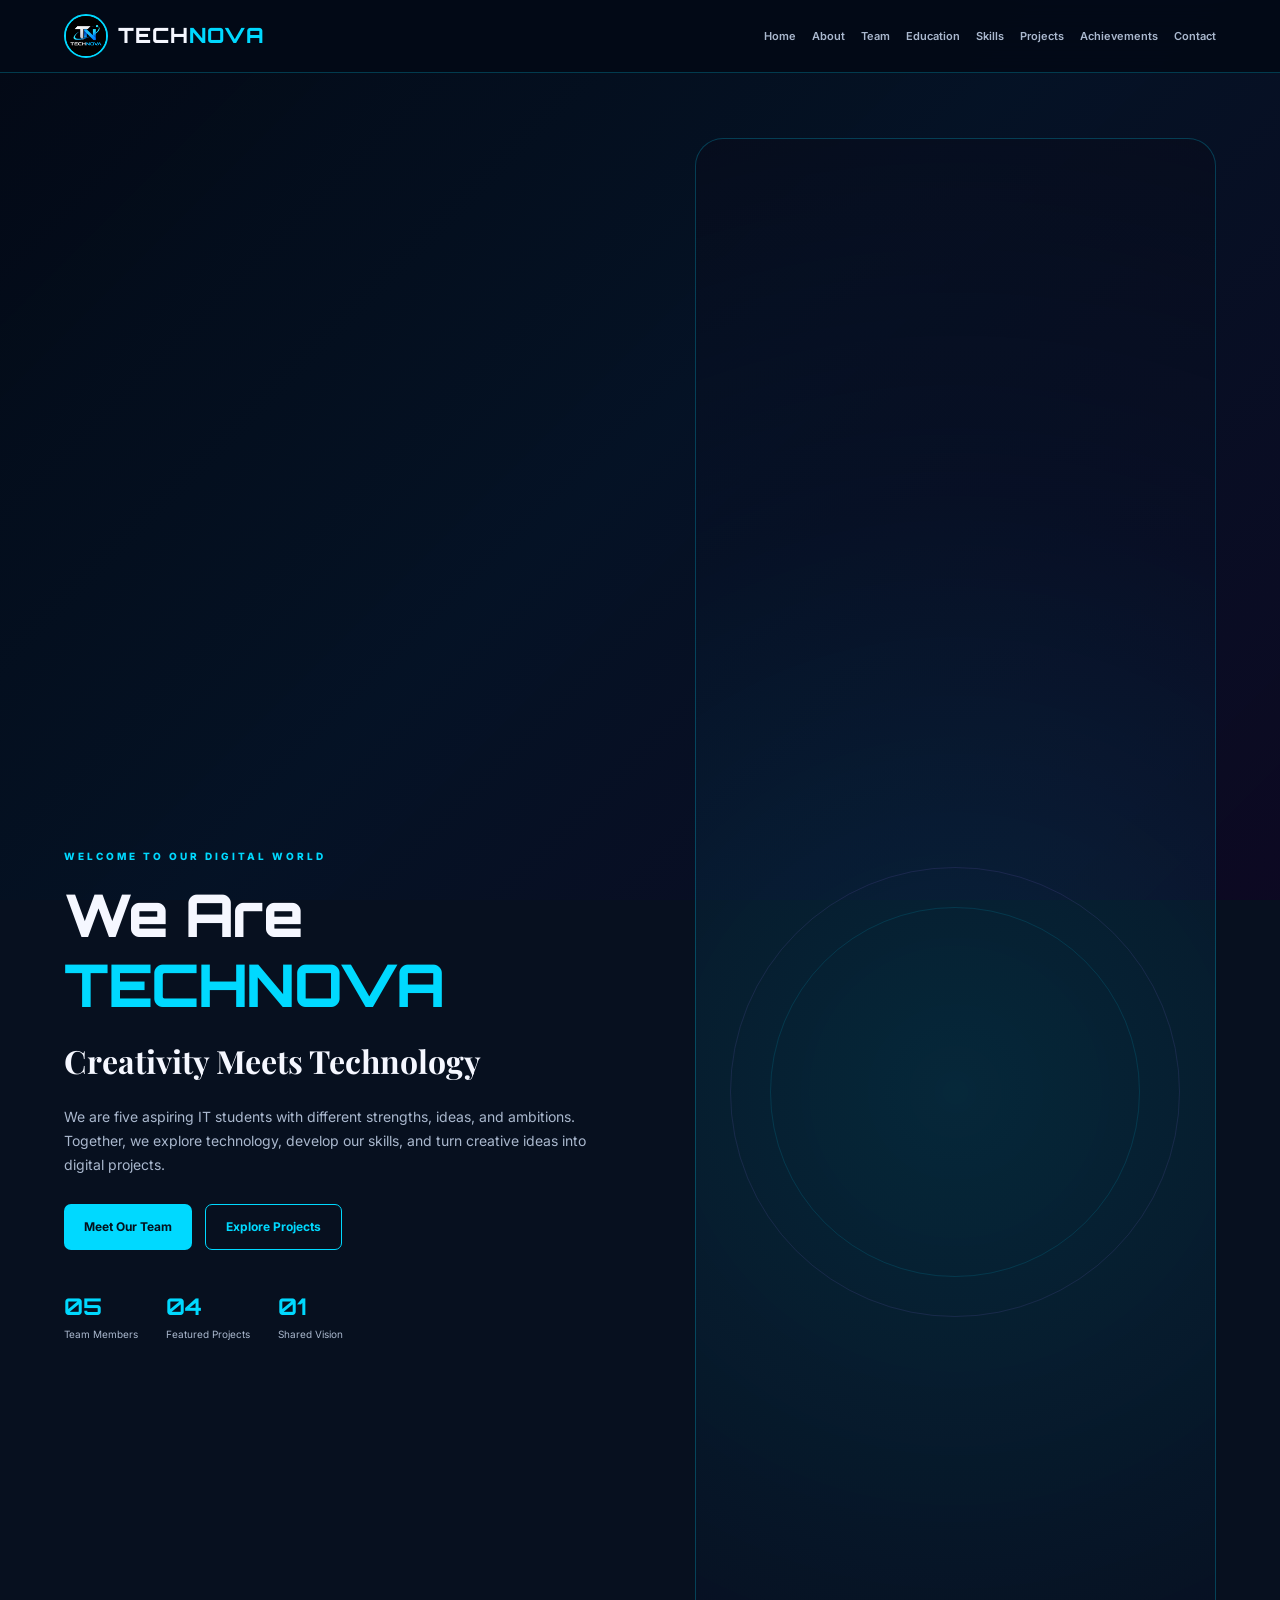
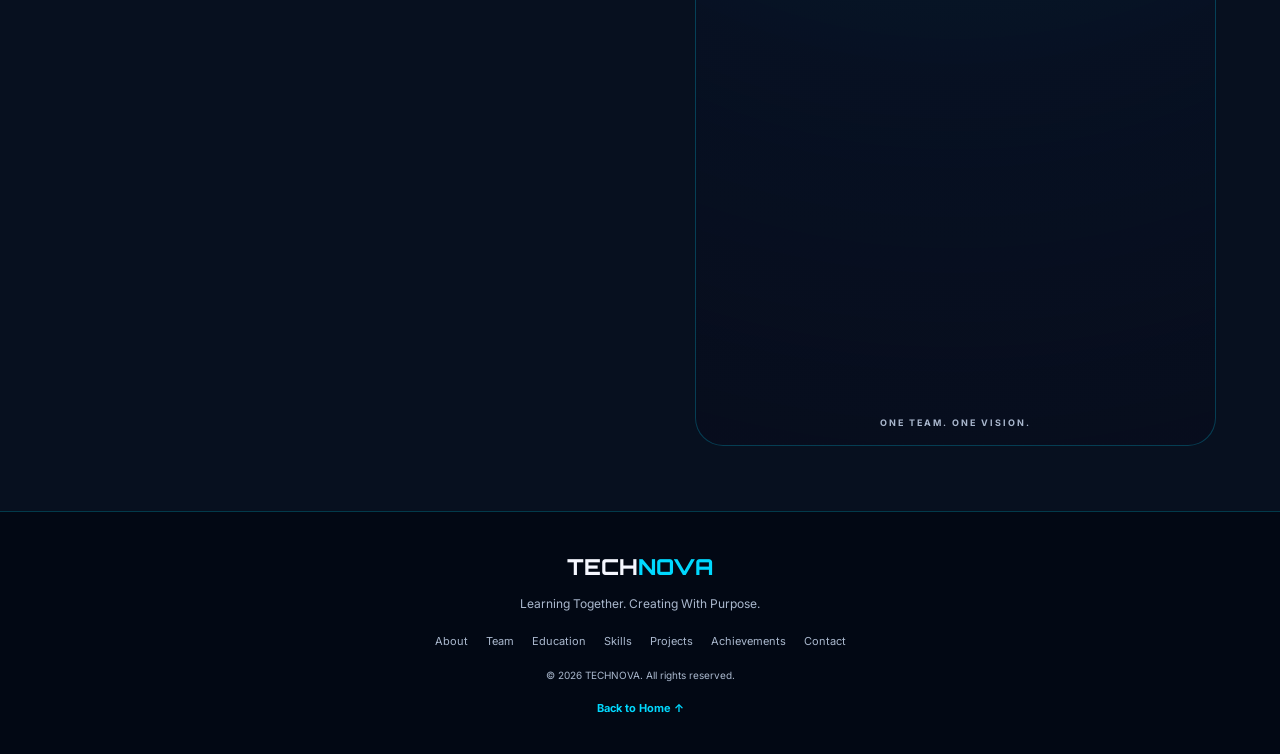
<file: index.html>
<!DOCTYPE html>
<html lang="en">
<head>
    <meta charset="UTF-8">
    <meta name="viewport" content="width=device-width, initial-scale=1.0">
    <title>TECHNOVA | Home</title>
    <link rel="stylesheet" href="style.css">
    <link href="https://fonts.googleapis.com/css2?family=Inter:wght@400;500;600;700&family=Orbitron:wght@500;600;700;800&family=Poppins:wght@400;500;600;700&family=Playfair+Display:wght@600;700&display=swap" rel="stylesheet">
</head>
<body>
    <video class="background-video" autoplay muted loop playsinline>
        <source src="assets/techvideo.mp4" type="video/mp4">
    </video>
    <div class="video-overlay"></div>

    <header class="navbar">
        <a href="index.html" class="brand">
            <img src="assets/technova.jpg" alt="TECHNOVA logo">
            <span>TECH<span class="accent">NOVA</span></span>
        </a>
        <nav>
            <a href="index.html" class="active" aria-current="page">Home</a>
            <a href="02_About.html">About</a>
            <a href="03_Team.html">Team</a>
            <a href="04_Education.html">Education</a>
            <a href="05_Skills.html">Skills</a>
            <a href="06_Projects.html">Projects</a>
            <a href="07_Achievements.html">Achievements</a>
            <a href="08_Contact.html">Contact</a>
        </nav>
    </header>
    <main class="single-page">
        <section class="section hero" id="home">
            <div class="hero-content">
                <p class="eyebrow">WELCOME TO OUR DIGITAL WORLD</p>
                <h1>We Are <span class="accent">TECHNOVA</span></h1>
                <h2>Creativity Meets Technology</h2>
                <p>
                    We are five aspiring IT students with different strengths,
                    ideas, and ambitions. Together, we explore technology,
                    develop our skills, and turn creative ideas into digital
                    projects.
                </p>
                <div class="hero-buttons">
                    <a href="03_Team.html" class="button primary-button">Meet Our Team</a>
                    <a href="06_Projects.html" class="button secondary-button">Explore Projects</a>
                </div>
                <div class="hero-statistics">
                    <div><strong>05</strong><span>Team Members</span></div>
                    <div><strong>04</strong><span>Featured Projects</span></div>
                    <div><strong>01</strong><span>Shared Vision</span></div>
                </div>
            </div>

            <div class="hero-people">
                <div class="portrait-orbit orbit-one"></div>
                <div class="portrait-orbit orbit-two"></div>
                <div class="portrait-slider">
                    <article class="portrait-slide">
                        <div class="portrait-ring">
                            <img src="assets/ravien.jpg" alt="Ravien Xian S. Villamil">
                        </div>
                        <span class="portrait-number">01 / 05</span>
                        <h3>Ravien Xian S. Villamil</h3>
                        <p>Logical Thinker · Student Developer</p>
                    </article>

                    <article class="portrait-slide">
                        <div class="portrait-ring">
                            <img src="assets/bea.jpg" alt="Bea G. Tadije">
                        </div>
                        <span class="portrait-number">02 / 05</span>
                        <h3>Bea G. Tadije</h3>
                        <p>Creative Collaborator</p>
                    </article>

                    <article class="portrait-slide">
                        <div class="portrait-ring">
                            <img src="assets/allah.jpg" alt="Allah Jester F. Tacbas">
                        </div>
                        <span class="portrait-number">03 / 05</span>
                        <h3>Allah Jester F. Tacbas</h3>
                        <p>Adaptable Problem-Solver</p>
                    </article>

                    <article class="portrait-slide">
                        <div class="portrait-ring">
                            <img src="assets/jolina.jpg" alt="Jolina B. Miñoza">
                        </div>
                        <span class="portrait-number">04 / 05</span>
                        <h3>Jolina B. Miñoza</h3>
                        <p>Creative and Detail-Oriented</p>
                    </article>

                    <article class="portrait-slide">
                        <div class="portrait-ring">
                            <img src="assets/jhon.jpg" alt="Jhon Carl L. Repoyo">
                        </div>
                        <span class="portrait-number">05 / 05</span>
                        <h3>Jhon Carl L. Repoyo</h3>
                        <p>Critical Thinker · Team Player</p>
                    </article>
                </div>
                <div class="hero-caption">ONE TEAM. ONE VISION.</div>
            </div>
        </section>
    </main>
    <footer class="footer">
        <a href="index.html" class="footer-brand">TECH<span class="accent">NOVA</span></a>
        <p>Learning Together. Creating With Purpose.</p>
        <div class="footer-links"><a href="02_About.html">About</a><a href="03_Team.html">Team</a><a href="04_Education.html">Education</a><a href="05_Skills.html">Skills</a><a href="06_Projects.html">Projects</a><a href="07_Achievements.html">Achievements</a><a href="08_Contact.html">Contact</a></div>
        <p class="copyright">© 2026 TECHNOVA. All rights reserved.</p>
        <a href="index.html" class="back-to-top">Back to Home ↑</a>
    </footer>
</body>
</html>
</file>
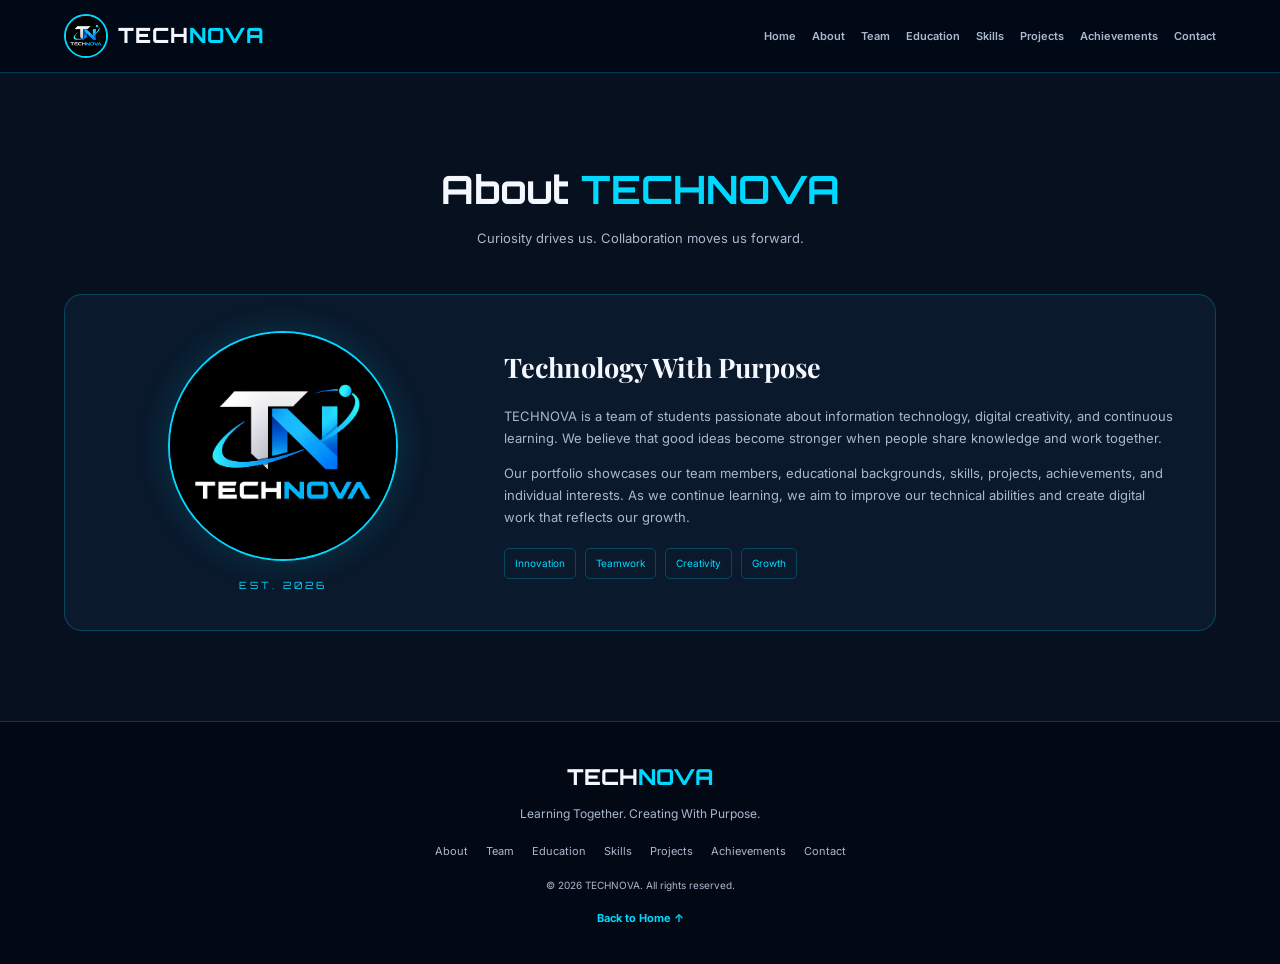
<file: 02_About.html>
<!DOCTYPE html>
<html lang="en">
<head>
    <meta charset="UTF-8">
    <meta name="viewport" content="width=device-width, initial-scale=1.0">
    <title>TECHNOVA | About</title>
    <link rel="stylesheet" href="style.css">
    <link href="https://fonts.googleapis.com/css2?family=Inter:wght@400;500;600;700&family=Orbitron:wght@500;600;700;800&family=Poppins:wght@400;500;600;700&family=Playfair+Display:wght@600;700&display=swap" rel="stylesheet">
</head>
<body>

    <header class="navbar">
        <a href="index.html" class="brand">
            <img src="assets/technova.jpg" alt="TECHNOVA logo">
            <span>TECH<span class="accent">NOVA</span></span>
        </a>
        <nav>
            <a href="index.html">Home</a>
            <a href="02_About.html" class="active" aria-current="page">About</a>
            <a href="03_Team.html">Team</a>
            <a href="04_Education.html">Education</a>
            <a href="05_Skills.html">Skills</a>
            <a href="06_Projects.html">Projects</a>
            <a href="07_Achievements.html">Achievements</a>
            <a href="08_Contact.html">Contact</a>
        </nav>
    </header>
    <main class="single-page">
        <section class="section" id="about">
            <div class="section-heading">
                <h2>About <span class="accent">TECHNOVA</span></h2>
                <p>Curiosity drives us. Collaboration moves us forward.</p>
            </div>

            <div class="about-layout">
                <div class="about-emblem">
                    <img src="assets/technova.jpg" alt="TECHNOVA team emblem">
                    <span>EST. 2026</span>
                </div>
                <div class="about-copy">
                    <h3>Technology With Purpose</h3>
                    <p>
                        TECHNOVA is a team of students passionate about
                        information technology, digital creativity, and
                        continuous learning. We believe that good ideas become
                        stronger when people share knowledge and work together.
                    </p>
                    <p>
                        Our portfolio showcases our team members, educational
                        backgrounds, skills, projects, achievements, and
                        individual interests. As we continue learning, we aim
                        to improve our technical abilities and create digital
                        work that reflects our growth.
                    </p>
                    <div class="about-values">
                        <span>Innovation</span>
                        <span>Teamwork</span>
                        <span>Creativity</span>
                        <span>Growth</span>
                    </div>
                </div>
            </div>
        </section>
    </main>
    <footer class="footer">
        <a href="index.html" class="footer-brand">TECH<span class="accent">NOVA</span></a>
        <p>Learning Together. Creating With Purpose.</p>
        <div class="footer-links"><a href="02_About.html">About</a><a href="03_Team.html">Team</a><a href="04_Education.html">Education</a><a href="05_Skills.html">Skills</a><a href="06_Projects.html">Projects</a><a href="07_Achievements.html">Achievements</a><a href="08_Contact.html">Contact</a></div>
        <p class="copyright">© 2026 TECHNOVA. All rights reserved.</p>
        <a href="index.html" class="back-to-top">Back to Home ↑</a>
    </footer>
</body>
</html>
</file>
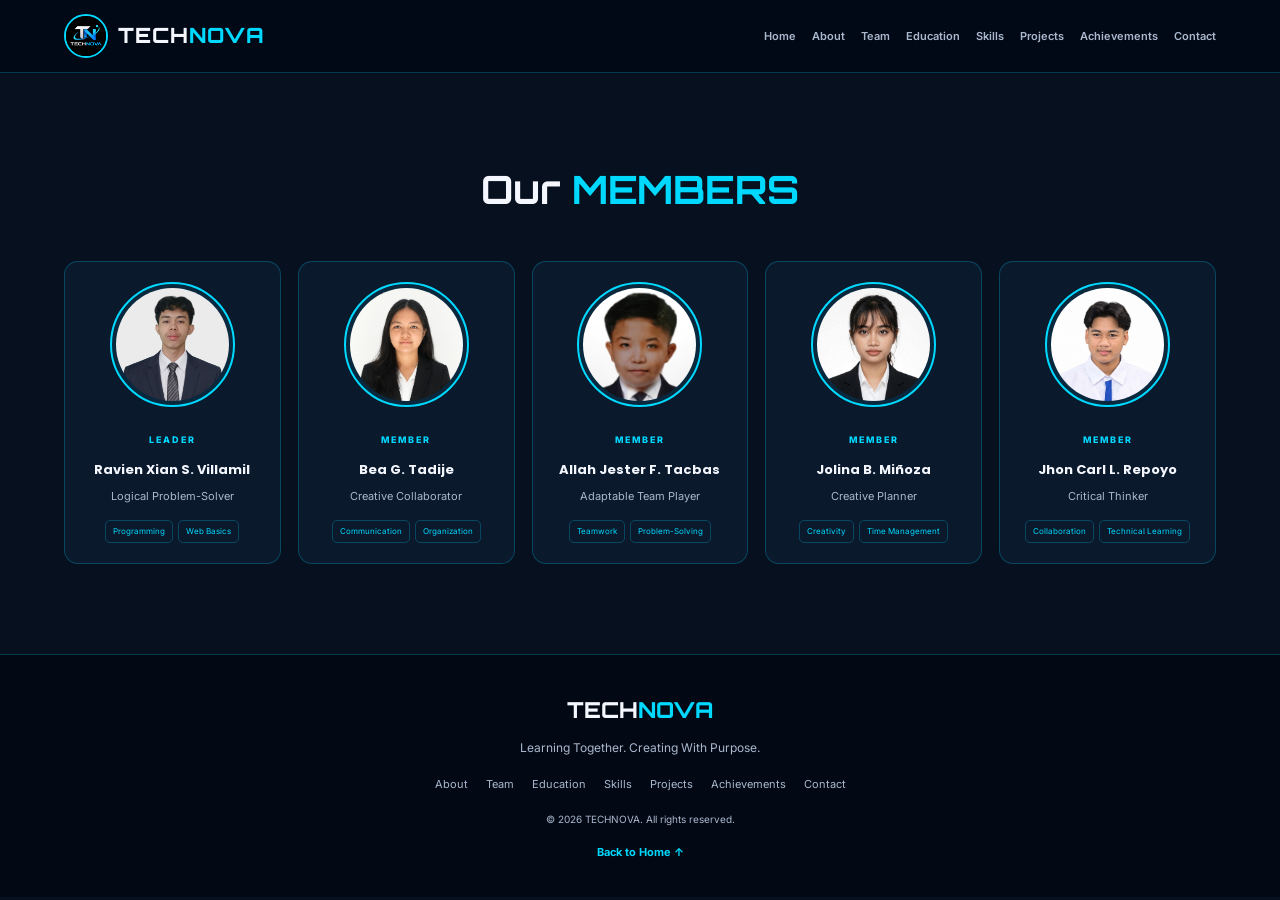
<file: 03_Team.html>
<!DOCTYPE html>
<html lang="en">
<head>
    <meta charset="UTF-8">
    <meta name="viewport" content="width=device-width, initial-scale=1.0">
    <title>TECHNOVA | Team</title>
    <link rel="stylesheet" href="style.css">
    <link href="https://fonts.googleapis.com/css2?family=Inter:wght@400;500;600;700&family=Orbitron:wght@500;600;700;800&family=Poppins:wght@400;500;600;700&family=Playfair+Display:wght@600;700&display=swap" rel="stylesheet">
</head>
<body>

    <header class="navbar">
        <a href="index.html" class="brand">
            <img src="assets/technova.jpg" alt="TECHNOVA logo">
            <span>TECH<span class="accent">NOVA</span></span>
        </a>
        <nav>
            <a href="index.html">Home</a>
            <a href="02_About.html">About</a>
            <a href="03_Team.html" class="active" aria-current="page">Team</a>
            <a href="04_Education.html">Education</a>
            <a href="05_Skills.html">Skills</a>
            <a href="06_Projects.html">Projects</a>
            <a href="07_Achievements.html">Achievements</a>
            <a href="08_Contact.html">Contact</a>
        </nav>
    </header>
    <main class="single-page">
        <section class="section" id="team">
            <div class="section-heading">
                <h2>Our <span class="accent">MEMBERS</span></h2>
            </div>

            <div class="team-grid">
                <article class="team-card">
                    <div class="team-photo"><img src="assets/ravien.jpg" alt="Ravien Xian S. Villamil"></div>
                    <span class="member-label">LEADER</span>
                    <h3>Ravien Xian S. Villamil</h3>
                    <p>Logical Problem-Solver</p>
                    <div class="team-tags"><span>Programming</span><span>Web Basics</span></div>
                </article>

                <article class="team-card">
                    <div class="team-photo"><img src="assets/bea.jpg" alt="Bea G. Tadije"></div>
                    <span class="member-label">MEMBER</span>
                    <h3>Bea G. Tadije</h3>
                    <p>Creative Collaborator</p>
                    <div class="team-tags"><span>Communication</span><span>Organization</span></div>
                </article>

                <article class="team-card">
                    <div class="team-photo"><img src="assets/allah.jpg" alt="Allah Jester F. Tacbas"></div>
                    <span class="member-label">MEMBER</span>
                    <h3>Allah Jester F. Tacbas</h3>
                    <p>Adaptable Team Player</p>
                    <div class="team-tags"><span>Teamwork</span><span>Problem-Solving</span></div>
                </article>

                <article class="team-card">
                    <div class="team-photo"><img src="assets/jolina.jpg" alt="Jolina B. Miñoza"></div>
                    <span class="member-label">MEMBER</span>
                    <h3>Jolina B. Miñoza</h3>
                    <p>Creative Planner</p>
                    <div class="team-tags"><span>Creativity</span><span>Time Management</span></div>
                </article>

                <article class="team-card">
                    <div class="team-photo"><img src="assets/jhon.jpg" alt="Jhon Carl L. Repoyo"></div>
                    <span class="member-label">MEMBER</span>
                    <h3>Jhon Carl L. Repoyo</h3>
                    <p>Critical Thinker</p>
                    <div class="team-tags"><span>Collaboration</span><span>Technical Learning</span></div>
                </article>
            </div>
        </section>
    </main>
    <footer class="footer">
        <a href="index.html" class="footer-brand">TECH<span class="accent">NOVA</span></a>
        <p>Learning Together. Creating With Purpose.</p>
        <div class="footer-links"><a href="02_About.html">About</a><a href="03_Team.html">Team</a><a href="04_Education.html">Education</a><a href="05_Skills.html">Skills</a><a href="06_Projects.html">Projects</a><a href="07_Achievements.html">Achievements</a><a href="08_Contact.html">Contact</a></div>
        <p class="copyright">© 2026 TECHNOVA. All rights reserved.</p>
        <a href="index.html" class="back-to-top">Back to Home ↑</a>
    </footer>
</body>
</html>
</file>
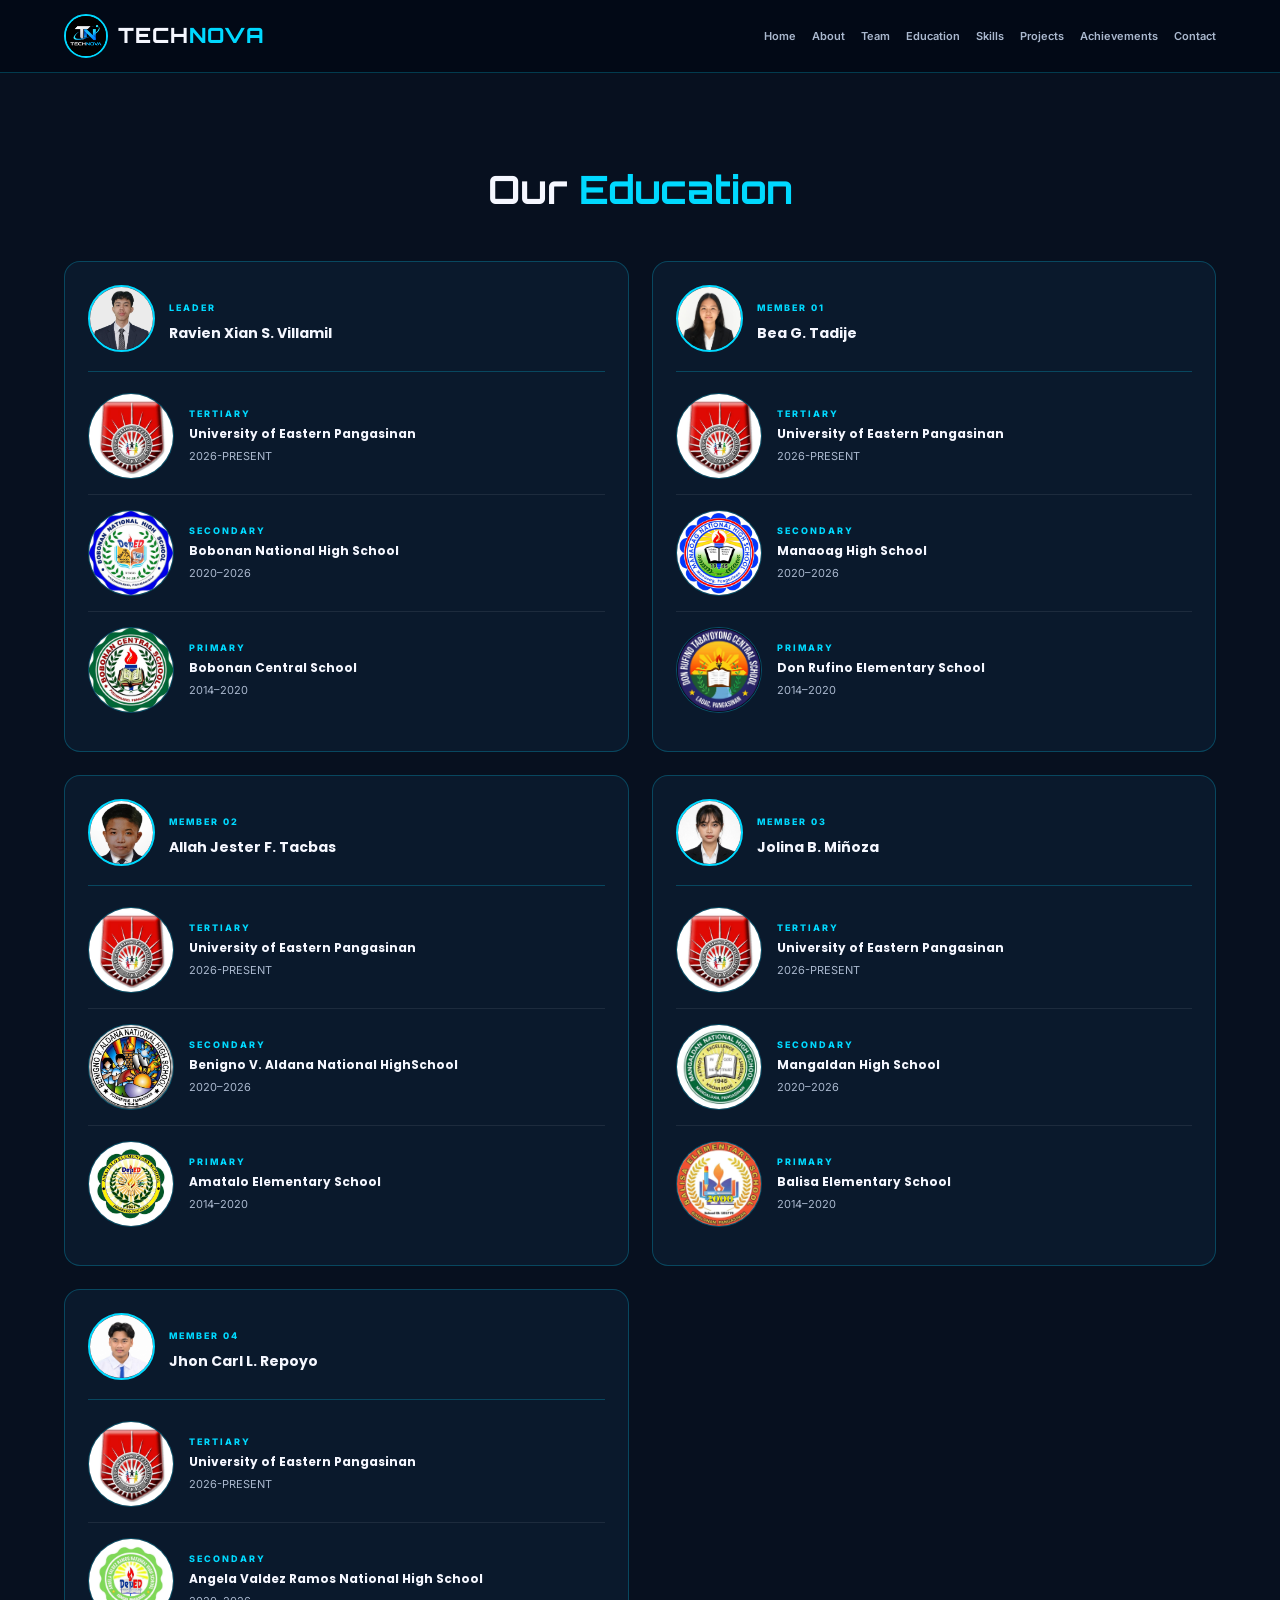
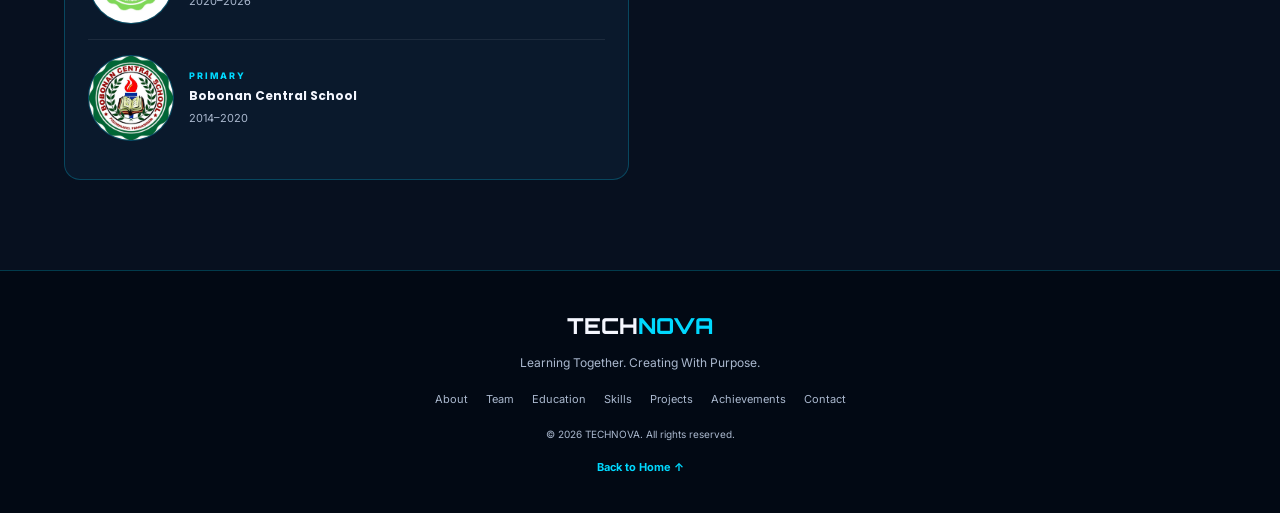
<file: 04_Education.html>
<!DOCTYPE html>
<html lang="en">
<head>
    <meta charset="UTF-8">
    <meta name="viewport" content="width=device-width, initial-scale=1.0">
    <title>TECHNOVA | Education</title>
    <link rel="stylesheet" href="style.css">
    <link href="https://fonts.googleapis.com/css2?family=Inter:wght@400;500;600;700&family=Orbitron:wght@500;600;700;800&family=Poppins:wght@400;500;600;700&family=Playfair+Display:wght@600;700&display=swap" rel="stylesheet">
</head>
<body>

    <header class="navbar">
        <a href="index.html" class="brand">
            <img src="assets/technova.jpg" alt="TECHNOVA logo">
            <span>TECH<span class="accent">NOVA</span></span>
        </a>
        <nav>
            <a href="index.html">Home</a>
            <a href="02_About.html">About</a>
            <a href="03_Team.html">Team</a>
            <a href="04_Education.html" class="active" aria-current="page">Education</a>
            <a href="05_Skills.html">Skills</a>
            <a href="06_Projects.html">Projects</a>
            <a href="07_Achievements.html">Achievements</a>
            <a href="08_Contact.html">Contact</a>
        </nav>
    </header>
    <main class="single-page">
        <section class="section" id="education">
            <div class="section-heading">
                <h2>Our <span class="accent">Education</span></h2>
            </div>

            <div class="education-grid">
                <article class="education-card">
                    <div class="education-person">
                        <img class="education-person-photo" src="assets/ravien.jpg" alt="Ravien Xian S. Villamil">
                        <div><span class="member-label">LEADER</span><h3>Ravien Xian S. Villamil</h3></div>
                    </div>
                    <div class="school-row">
                        <img src="assets/uep.jpg" alt="University of Eastern Pangasinan school image" class="school-logo">
                        <div><span class="education-level">TERTIARY</span><h4>University of Eastern Pangasinan</h4><p>2026-PRESENT</p></div>
                    </div>
                    <div class="school-row">
                        <img src="assets/bobonan.jpg" alt="Bobonan National High School image" class="school-logo">
                        <div><span class="education-level">SECONDARY</span><h4>Bobonan National High School</h4><p>2020–2026</p></div>
                    </div>
                    <div class="school-row">
                        <img src="assets/bobonanelem.jpg" alt="Bobonan Elementary School image" class="school-logo">
                        <div><span class="education-level">PRIMARY</span><h4>Bobonan Central School</h4><p>2014–2020</p></div>
                    </div>
                </article>

                <article class="education-card">
                    <div class="education-person">
                        <img class="education-person-photo" src="assets/bea.jpg" alt="Bea G. Tadije">
                        <div><span class="member-label">MEMBER 01</span><h3>Bea G. Tadije</h3></div>
                    </div>
                    <div class="school-row">
                        <img src="assets/uep.jpg" alt="University of Eastern Pangasinan school image" class="school-logo">
                        <div><span class="education-level">TERTIARY</span><h4>University of Eastern Pangasinan</h4><p>2026-PRESENT</p></div>
                    </div>
                    <div class="school-row">
                        <img src="assets/manaoag.jpg" alt="Manaoag High School image" class="school-logo">
                        <div><span class="education-level">SECONDARY</span><h4>Manaoag High School</h4><p>2020–2026</p></div>
                    </div>
                    <div class="school-row">
                        <img src="assets/donrufino.jpg" alt="Don Rufino Elementary School image" class="school-logo">
                        <div><span class="education-level">PRIMARY</span><h4>Don Rufino Elementary School</h4><p>2014–2020</p></div>
                    </div>
                </article>

                <article class="education-card">
                    <div class="education-person">
                        <img class="education-person-photo" src="assets/allah.jpg" alt="Allah Jester F. Tacbas">
                        <div><span class="member-label">MEMBER 02</span><h3>Allah Jester F. Tacbas</h3></div>
                    </div>
                    <div class="school-row">
                        <img src="assets/uep.jpg" alt="University of Eastern Pangasinan school image" class="school-logo">
                        <div><span class="education-level">TERTIARY</span><h4>University of Eastern Pangasinan</h4><p>2026-PRESENT</p></div>
                    </div>
                    <div class="school-row">
                        <img src="assets/bvanhs.jpg" alt="BVANHS school image" class="school-logo">
                        <div><span class="education-level">SECONDARY</span><h4>Benigno V. Aldana National HighSchool</h4><p>2020–2026</p></div>
                    </div>
                    <div class="school-row">
                        <img src="assets/amatalo.jpg" alt="Amatalo Elementary School image" class="school-logo">
                        <div><span class="education-level">PRIMARY</span><h4>Amatalo Elementary School</h4><p>2014–2020</p></div>
                    </div>
                </article>

                <article class="education-card">
                    <div class="education-person">
                        <img class="education-person-photo" src="assets/jolina.jpg" alt="Jolina B. Miñoza">
                        <div><span class="member-label">MEMBER 03</span><h3>Jolina B. Miñoza</h3></div>
                    </div>
                    <div class="school-row">
                        <img src="assets/uep.jpg" alt="University of Eastern Pangasinan school image" class="school-logo">
                        <div><span class="education-level">TERTIARY</span><h4>University of Eastern Pangasinan</h4><p>2026-PRESENT</p></div>
                    </div>
                    <div class="school-row">
                        <img src="assets/mangaldan.jpg" alt="Mangaldan High School image" class="school-logo">
                        <div><span class="education-level">SECONDARY</span><h4>Mangaldan High School</h4><p>2020–2026</p></div>
                    </div>
                    <div class="school-row">
                        <img src="assets/balisa.jpg" alt="Balisa Elementary School image" class="school-logo">
                        <div><span class="education-level">PRIMARY</span><h4>Balisa Elementary School</h4><p>2014–2020</p></div>
                    </div>
                </article>

                <article class="education-card">
                    <div class="education-person">
                        <img class="education-person-photo" src="assets/jhon.jpg" alt="Jhon Carl L. Repoyo">
                        <div><span class="member-label">MEMBER 04</span><h3>Jhon Carl L. Repoyo</h3></div>
                    </div>
                    <div class="school-row">
                        <img src="assets/uep.jpg" alt="University of Eastern Pangasinan school image" class="school-logo">
                        <div><span class="education-level">TERTIARY</span><h4>University of Eastern Pangasinan</h4><p>2026-PRESENT</p></div>
                    </div>
                    <div class="school-row">
                        <img src="assets/avr.jpg" alt="AVRNHS school image" class="school-logo">
                        <div><span class="education-level">SECONDARY</span><h4>Angela Valdez Ramos National High School</h4><p>2020–2026</p></div>
                    </div>
                    <div class="school-row">
                        <img src="assets/bobonanelem.jpg" alt="Bobonan Elementary School image" class="school-logo">
                        <div><span class="education-level">PRIMARY</span><h4>Bobonan Central School</h4><p>2014–2020</p></div>
                    </div>
                </article>
            </div>
        </section>
    </main>
    <footer class="footer">
        <a href="index.html" class="footer-brand">TECH<span class="accent">NOVA</span></a>
        <p>Learning Together. Creating With Purpose.</p>
        <div class="footer-links"><a href="02_About.html">About</a><a href="03_Team.html">Team</a><a href="04_Education.html">Education</a><a href="05_Skills.html">Skills</a><a href="06_Projects.html">Projects</a><a href="07_Achievements.html">Achievements</a><a href="08_Contact.html">Contact</a></div>
        <p class="copyright">© 2026 TECHNOVA. All rights reserved.</p>
        <a href="index.html" class="back-to-top">Back to Home ↑</a>
    </footer>
</body>
</html>
</file>
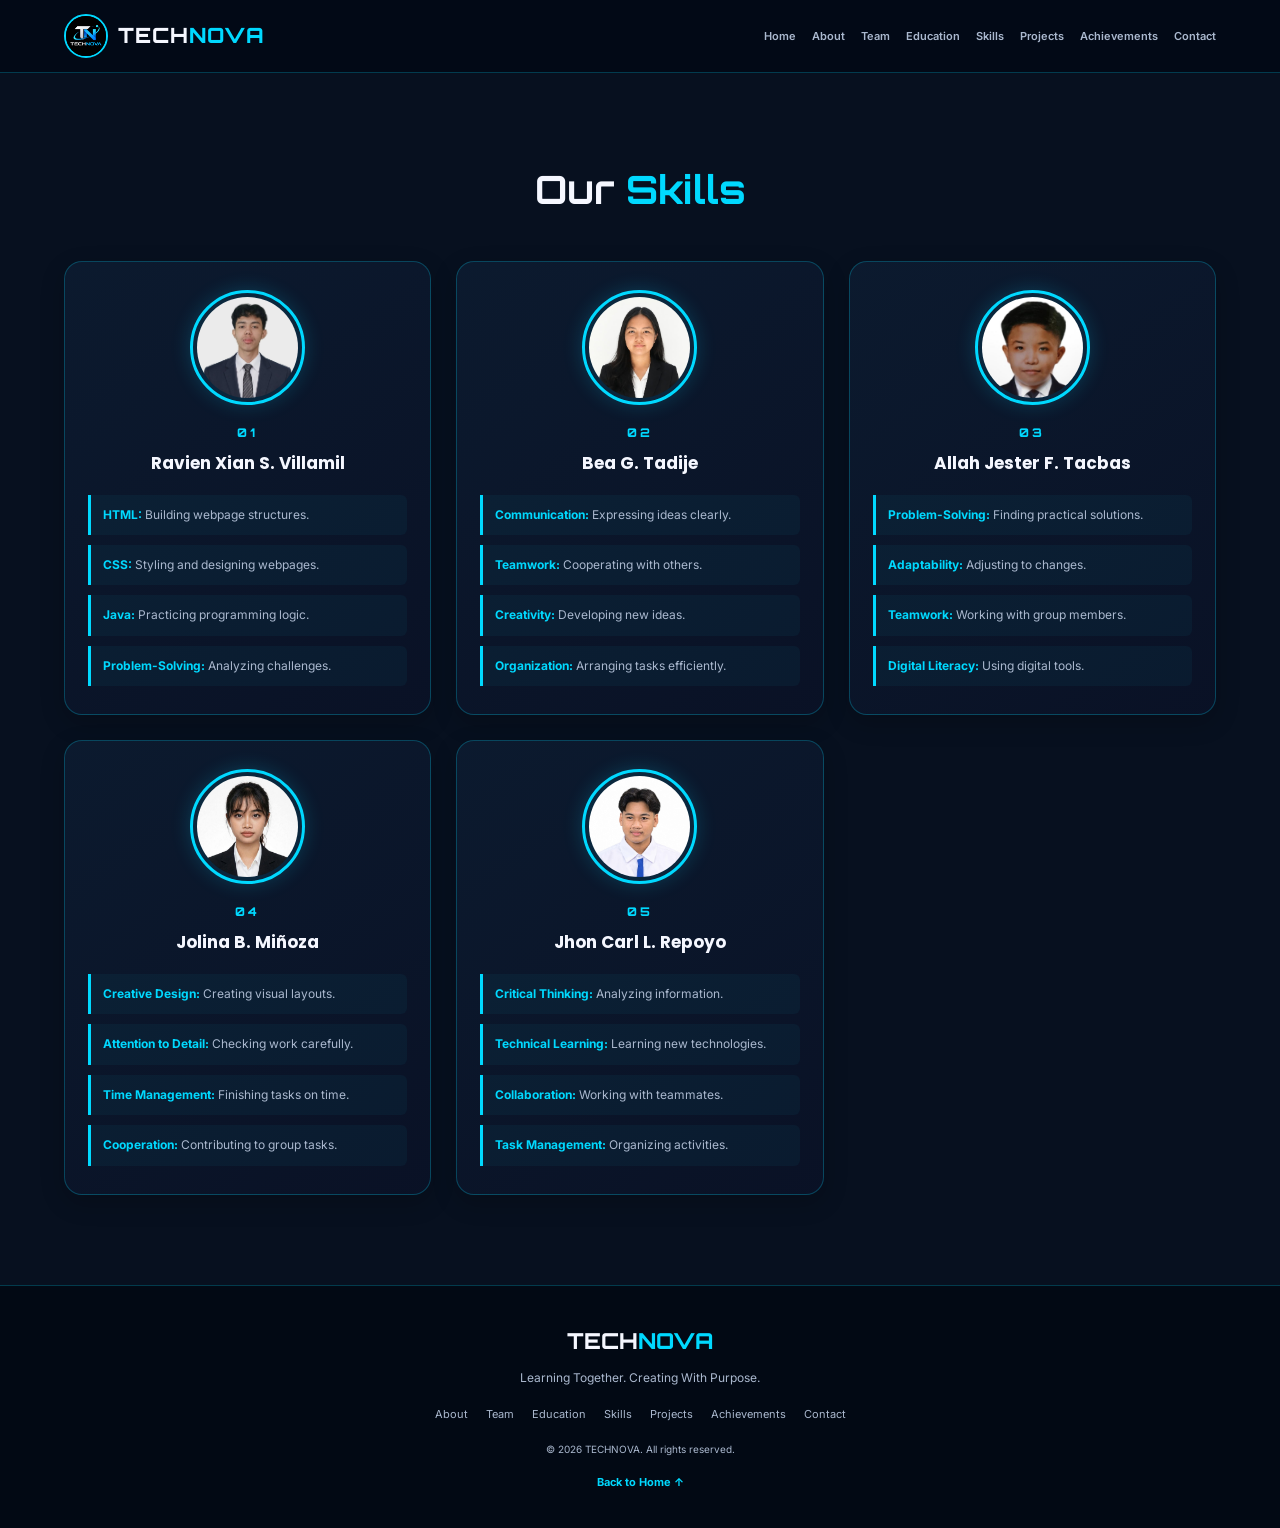
<file: 05_Skills.html>
<!DOCTYPE html>
<html lang="en">
<head>
    <meta charset="UTF-8">
    <meta name="viewport" content="width=device-width, initial-scale=1.0">
    <title>TECHNOVA | Skills</title>
    <link rel="stylesheet" href="style.css">
    <link href="https://fonts.googleapis.com/css2?family=Inter:wght@400;500;600;700&family=Orbitron:wght@500;600;700;800&family=Poppins:wght@400;500;600;700&family=Playfair+Display:wght@600;700&display=swap" rel="stylesheet">
</head>
<body>

    <header class="navbar">
        <a href="index.html" class="brand">
            <img src="assets/technova.jpg" alt="TECHNOVA logo">
            <span>TECH<span class="accent">NOVA</span></span>
        </a>
        <nav>
            <a href="index.html">Home</a>
            <a href="02_About.html">About</a>
            <a href="03_Team.html">Team</a>
            <a href="04_Education.html">Education</a>
            <a href="05_Skills.html" class="active" aria-current="page">Skills</a>
            <a href="06_Projects.html">Projects</a>
            <a href="07_Achievements.html">Achievements</a>
            <a href="08_Contact.html">Contact</a>
        </nav>
    </header>
    <main class="single-page">
        <section class="section" id="skills">
    <div class="section-heading">
        <h2>Our <span class="accent">Skills</span></h2>
    </div>

    <div class="skills-grid">
        <article class="skill-card">
            <img src="assets/ravien.jpg" alt="Ravien Xian S. Villamil">
            <span class="skill-number">01</span>
            <h3>Ravien Xian S. Villamil</h3>
            <p><strong>HTML:</strong> Building webpage structures.</p>
            <p><strong>CSS:</strong> Styling and designing webpages.</p>
            <p><strong>Java:</strong> Practicing programming logic.</p>
            <p><strong>Problem-Solving:</strong> Analyzing challenges.</p>
        </article>

        <article class="skill-card">
            <img src="assets/bea.jpg" alt="Bea G. Tadije">
            <span class="skill-number">02</span>
            <h3>Bea G. Tadije</h3>
            <p><strong>Communication:</strong> Expressing ideas clearly.</p>
            <p><strong>Teamwork:</strong> Cooperating with others.</p>
            <p><strong>Creativity:</strong> Developing new ideas.</p>
            <p><strong>Organization:</strong> Arranging tasks efficiently.</p>
        </article>

        <article class="skill-card">
            <img src="assets/allah.jpg" alt="Allah Jester F. Tacbas">
            <span class="skill-number">03</span>
            <h3>Allah Jester F. Tacbas</h3>
            <p><strong>Problem-Solving:</strong> Finding practical solutions.</p>
            <p><strong>Adaptability:</strong> Adjusting to changes.</p>
            <p><strong>Teamwork:</strong> Working with group members.</p>
            <p><strong>Digital Literacy:</strong> Using digital tools.</p>
        </article>

        <article class="skill-card">
            <img src="assets/jolina.jpg" alt="Jolina B. Miñoza">
            <span class="skill-number">04</span>
            <h3>Jolina B. Miñoza</h3>
            <p><strong>Creative Design:</strong> Creating visual layouts.</p>
            <p><strong>Attention to Detail:</strong> Checking work carefully.</p>
            <p><strong>Time Management:</strong> Finishing tasks on time.</p>
            <p><strong>Cooperation:</strong> Contributing to group tasks.</p>
        </article>

        <article class="skill-card">
            <img src="assets/jhon.jpg" alt="Jhon Carl L. Repoyo">
            <span class="skill-number">05</span>
            <h3>Jhon Carl L. Repoyo</h3>
            <p><strong>Critical Thinking:</strong> Analyzing information.</p>
            <p><strong>Technical Learning:</strong> Learning new technologies.</p>
            <p><strong>Collaboration:</strong> Working with teammates.</p>
            <p><strong>Task Management:</strong> Organizing activities.</p>
        </article>
    </div>
</section>
    </main>
    <footer class="footer">
        <a href="index.html" class="footer-brand">TECH<span class="accent">NOVA</span></a>
        <p>Learning Together. Creating With Purpose.</p>
        <div class="footer-links"><a href="02_About.html">About</a><a href="03_Team.html">Team</a><a href="04_Education.html">Education</a><a href="05_Skills.html">Skills</a><a href="06_Projects.html">Projects</a><a href="07_Achievements.html">Achievements</a><a href="08_Contact.html">Contact</a></div>
        <p class="copyright">© 2026 TECHNOVA. All rights reserved.</p>
        <a href="index.html" class="back-to-top">Back to Home ↑</a>
    </footer>
</body>
</html>
</file>
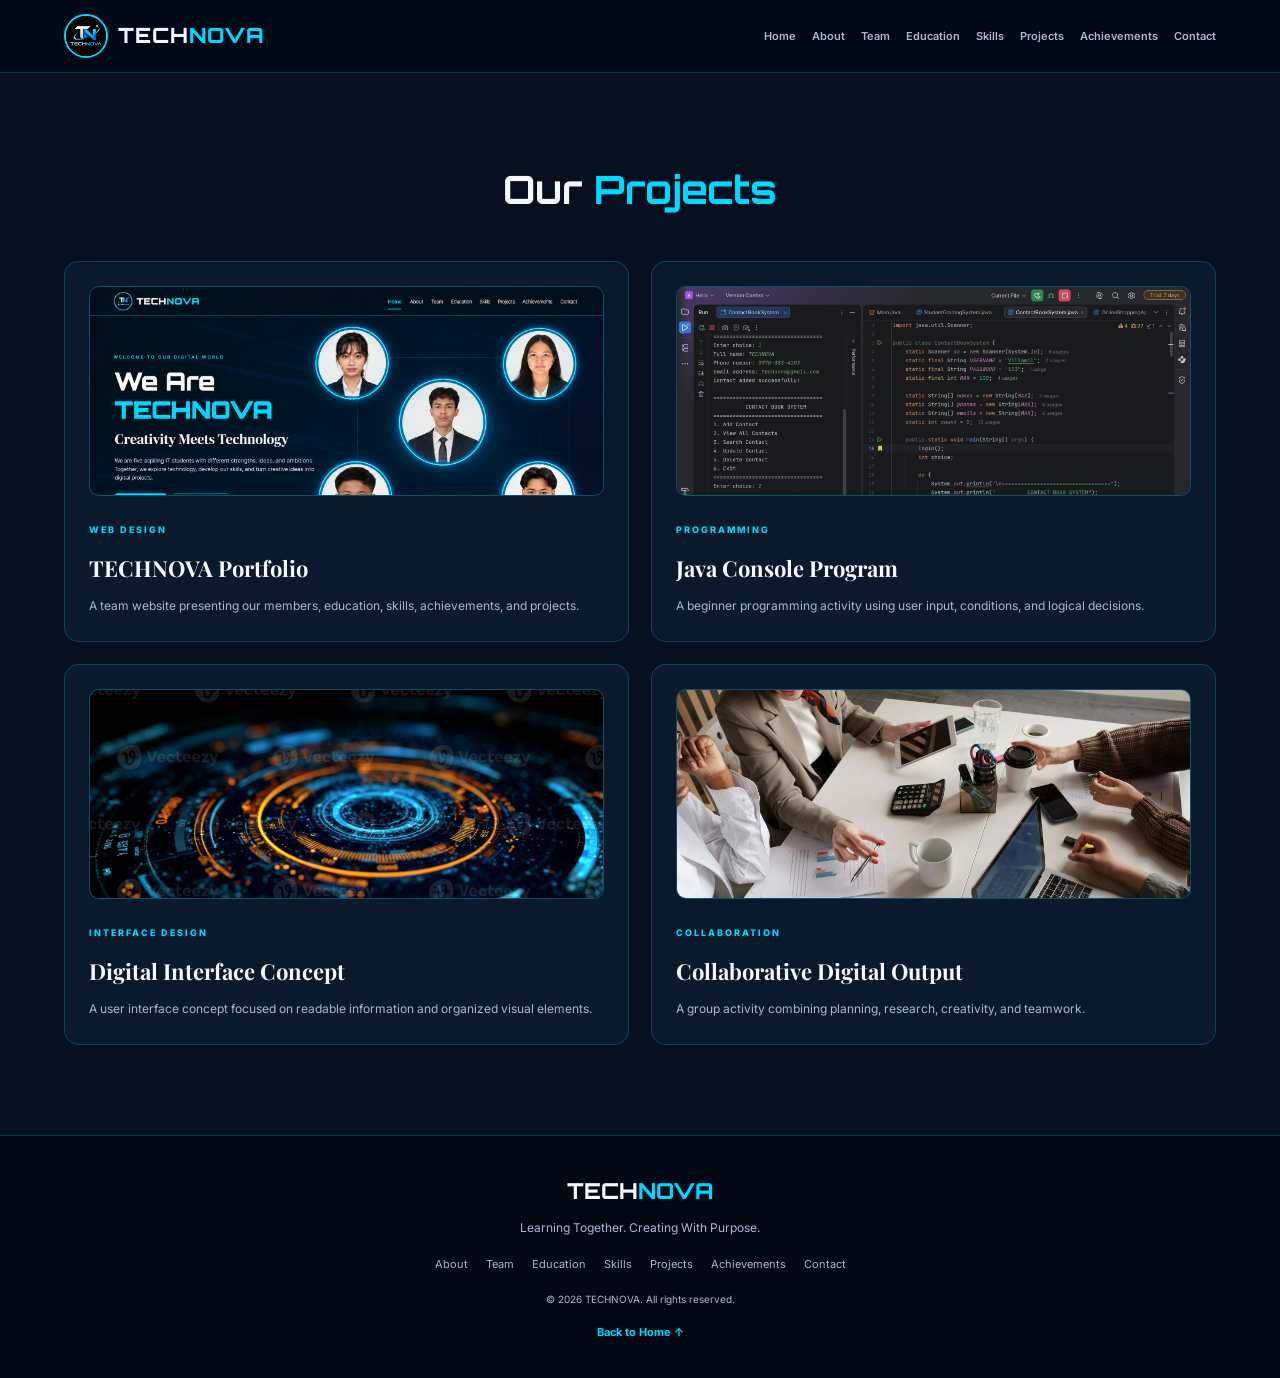
<file: 06_Projects.html>
<!DOCTYPE html>
<html lang="en">
<head>
    <meta charset="UTF-8">
    <meta name="viewport" content="width=device-width, initial-scale=1.0">
    <title>TECHNOVA | Projects</title>
    <link rel="stylesheet" href="style.css">
    <link href="https://fonts.googleapis.com/css2?family=Inter:wght@400;500;600;700&family=Orbitron:wght@500;600;700;800&family=Poppins:wght@400;500;600;700&family=Playfair+Display:wght@600;700&display=swap" rel="stylesheet">
</head>
<body>

    <header class="navbar">
        <a href="index.html" class="brand">
            <img src="assets/technova.jpg" alt="TECHNOVA logo">
            <span>TECH<span class="accent">NOVA</span></span>
        </a>
        <nav>
            <a href="index.html">Home</a>
            <a href="02_About.html">About</a>
            <a href="03_Team.html">Team</a>
            <a href="04_Education.html">Education</a>
            <a href="05_Skills.html">Skills</a>
            <a href="06_Projects.html" class="active" aria-current="page">Projects</a>
            <a href="07_Achievements.html">Achievements</a>
            <a href="08_Contact.html">Contact</a>
        </nav>
    </header>
    <main class="single-page">
        <section class="section" id="projects">
            <div class="section-heading">
                <h2>Our <span class="accent">Projects</span></h2>
            </div>

            <div class="projects-grid">
                <article class="project-card">
                    <div class="project-art"><img src="assets/project.png" alt="TECHNOVA Portfolio project screenshot"></div>
                    <span class="project-tag">WEB DESIGN</span>
                    <h3>TECHNOVA Portfolio</h3>
                    <p>A team website presenting our members, education, skills, achievements, and projects.</p>
                </article>
                <article class="project-card">
                    <div class="project-art"><img src="assets/javaconsole.png" alt="Java Console Program screenshot"></div>
                    <span class="project-tag">PROGRAMMING</span>
                    <h3>Java Console Program</h3>
                    <p>A beginner programming activity using user input, conditions, and logical decisions.</p>
                </article>
                <article class="project-card">
                    <div class="project-art"><img src="assets/digital.jpeg" alt="Digital Interface Concept preview"></div>
                    <span class="project-tag">INTERFACE DESIGN</span>
                    <h3>Digital Interface Concept</h3>
                    <p>A user interface concept focused on readable information and organized visual elements.</p>
                </article>
                <article class="project-card">
                    <div class="project-art"><img src="assets/collab.jpg" alt="Collaborative Digital Output photo"></div>
                    <span class="project-tag">COLLABORATION</span>
                    <h3>Collaborative Digital Output</h3>
                    <p>A group activity combining planning, research, creativity, and teamwork.</p>
                </article>
            </div>
        </section>
    </main>
    <footer class="footer">
        <a href="index.html" class="footer-brand">TECH<span class="accent">NOVA</span></a>
        <p>Learning Together. Creating With Purpose.</p>
        <div class="footer-links"><a href="02_About.html">About</a><a href="03_Team.html">Team</a><a href="04_Education.html">Education</a><a href="05_Skills.html">Skills</a><a href="06_Projects.html">Projects</a><a href="07_Achievements.html">Achievements</a><a href="08_Contact.html">Contact</a></div>
        <p class="copyright">© 2026 TECHNOVA. All rights reserved.</p>
        <a href="index.html" class="back-to-top">Back to Home ↑</a>
    </footer>
</body>
</html>
</file>
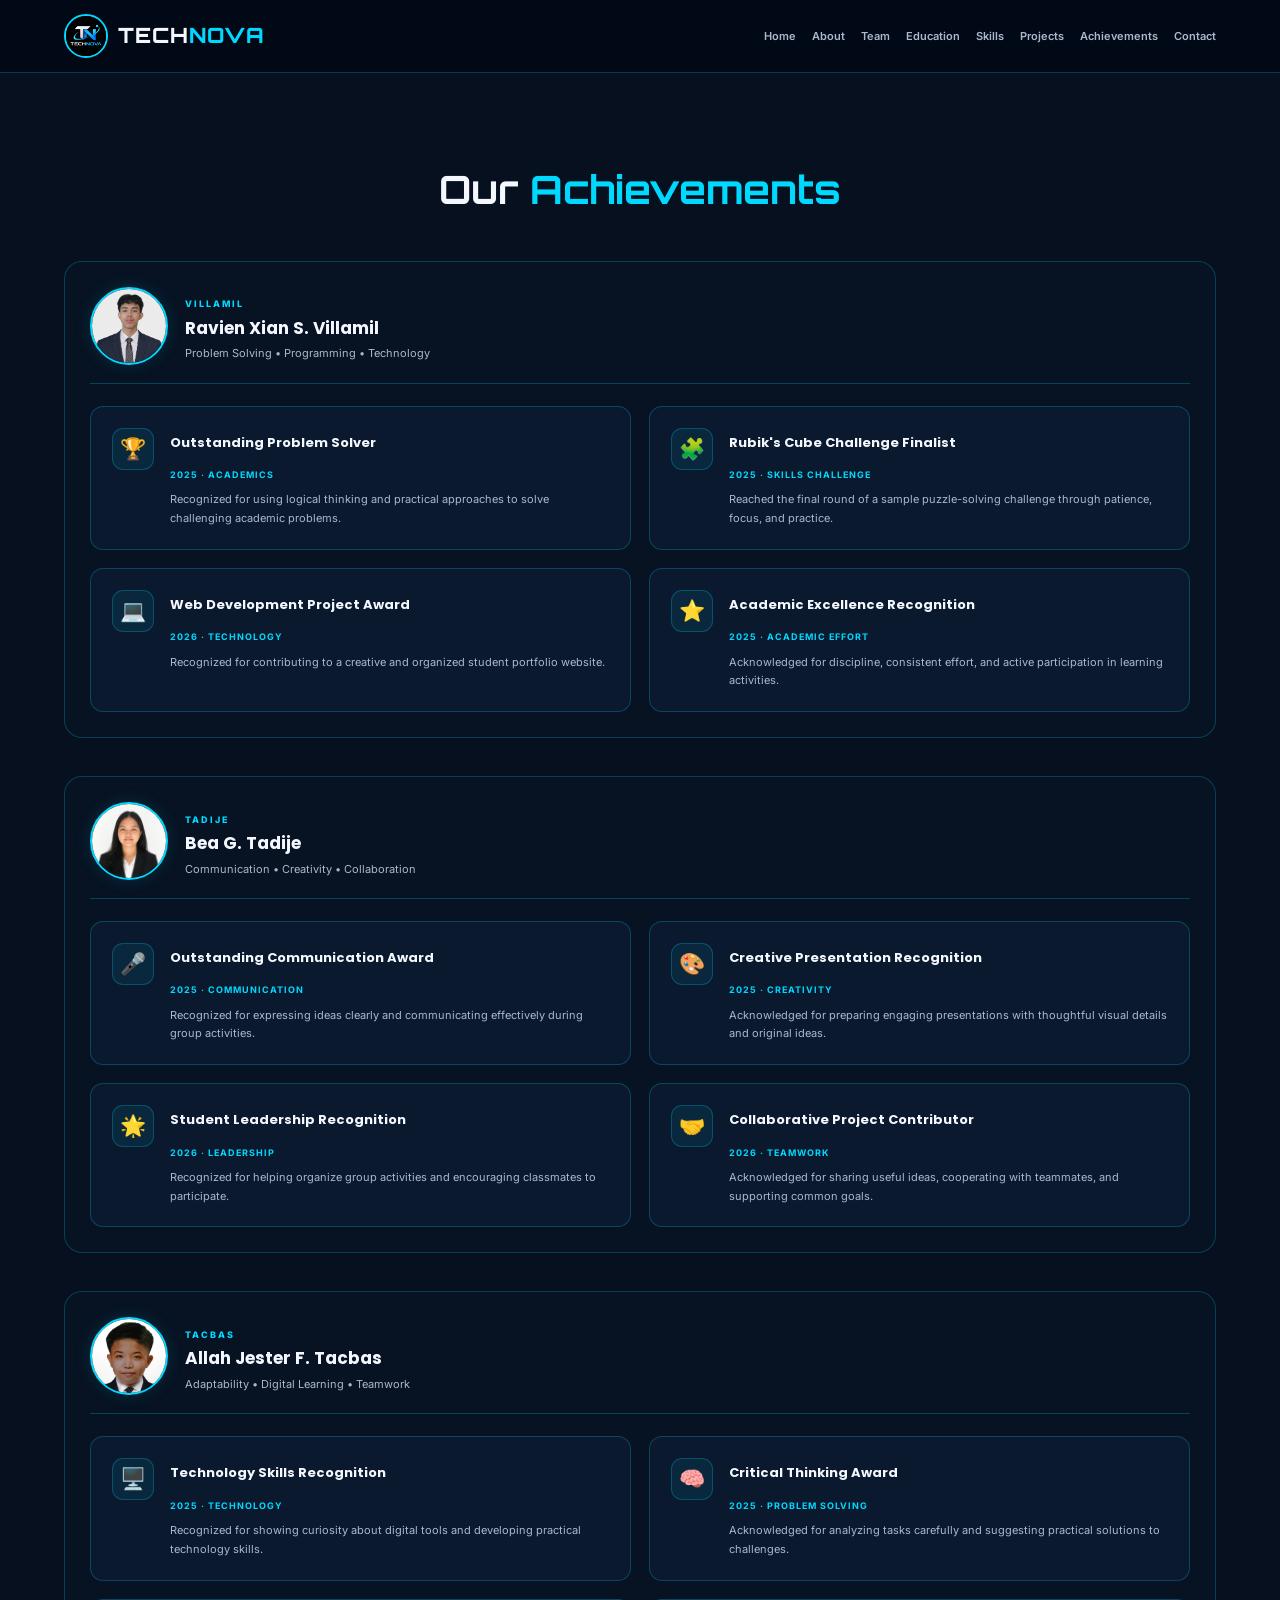
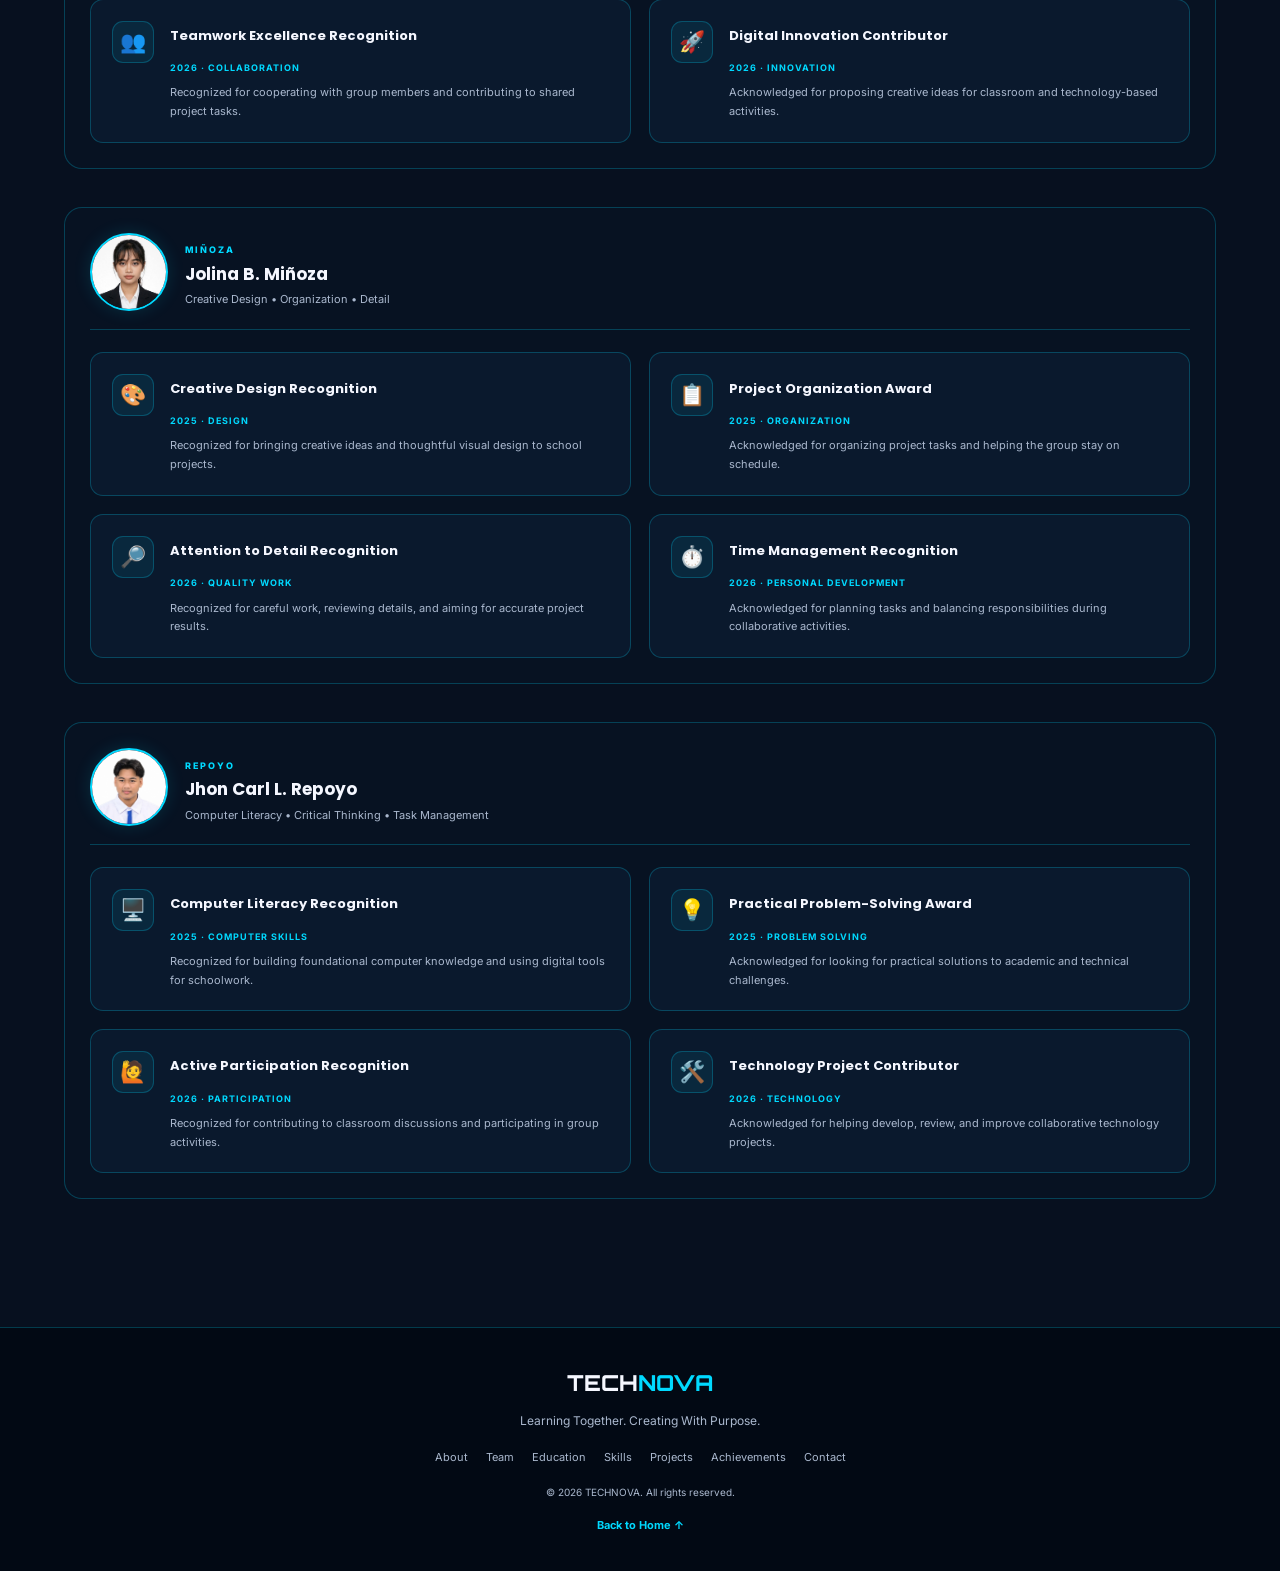
<file: 07_Achievements.html>
<!DOCTYPE html>
<html lang="en">
<head>
    <meta charset="UTF-8">
    <meta name="viewport" content="width=device-width, initial-scale=1.0">
    <title>TECHNOVA | Achievements</title>
    <link rel="stylesheet" href="style.css">
    <link href="https://fonts.googleapis.com/css2?family=Inter:wght@400;500;600;700&family=Orbitron:wght@500;600;700;800&family=Poppins:wght@400;500;600;700&family=Playfair+Display:wght@600;700&display=swap" rel="stylesheet">
</head>
<body>

    <header class="navbar">
        <a href="index.html" class="brand">
            <img src="assets/technova.jpg" alt="TECHNOVA logo">
            <span>TECH<span class="accent">NOVA</span></span>
        </a>
        <nav>
            <a href="index.html">Home</a>
            <a href="02_About.html">About</a>
            <a href="03_Team.html">Team</a>
            <a href="04_Education.html">Education</a>
            <a href="05_Skills.html">Skills</a>
            <a href="06_Projects.html">Projects</a>
            <a href="07_Achievements.html" class="active" aria-current="page">Achievements</a>
            <a href="08_Contact.html">Contact</a>
        </nav>
    </header>

    <main class="single-page">
        <section class="section" id="achievements">
            <div class="section-heading">
                <h2>Our <span class="accent">Achievements</span></h2>
            </div>

            <div class="achievement-member">
                <div class="achievement-member-heading">
                    <img src="assets/ravien.jpg" alt="Ravien Xian S. Villamil">
                    <div>
                        <span class="member-label">VILLAMIL</span>
                        <h3>Ravien Xian S. Villamil</h3>
                        <p>Problem Solving • Programming • Technology</p>
                    </div>
                </div>
                <div class="achievement-grid">
                    <article class="achievement-card">
                        <span class="achievement-icon" aria-hidden="true">🏆</span>
                        <div class="achievement-details">
                            <h3>Outstanding Problem Solver</h3>
                            <span class="achievement-year">2025 · Academics</span>
                            <p>Recognized for using logical thinking and practical approaches to solve challenging academic problems.</p>
                        </div>
                    </article>
                    <article class="achievement-card">
                        <span class="achievement-icon" aria-hidden="true">🧩</span>
                        <div class="achievement-details">
                            <h3>Rubik's Cube Challenge Finalist</h3>
                            <span class="achievement-year">2025 · Skills Challenge</span>
                            <p>Reached the final round of a sample puzzle-solving challenge through patience, focus, and practice.</p>
                        </div>
                    </article>
                    <article class="achievement-card">
                        <span class="achievement-icon" aria-hidden="true">💻</span>
                        <div class="achievement-details">
                            <h3>Web Development Project Award</h3>
                            <span class="achievement-year">2026 · Technology</span>
                            <p>Recognized for contributing to a creative and organized student portfolio website.</p>
                        </div>
                    </article>
                    <article class="achievement-card">
                        <span class="achievement-icon" aria-hidden="true">⭐</span>
                        <div class="achievement-details">
                            <h3>Academic Excellence Recognition</h3>
                            <span class="achievement-year">2025 · Academic Effort</span>
                            <p>Acknowledged for discipline, consistent effort, and active participation in learning activities.</p>
                        </div>
                    </article>
                </div>
            </div>

            <div class="achievement-member">
                <div class="achievement-member-heading">
                    <img src="assets/bea.jpg" alt="Bea G. Tadije">
                    <div>
                        <span class="member-label">TADIJE</span>
                        <h3>Bea G. Tadije</h3>
                        <p>Communication • Creativity • Collaboration</p>
                    </div>
                </div>
                <div class="achievement-grid">
                    <article class="achievement-card">
                        <span class="achievement-icon" aria-hidden="true">🎤</span>
                        <div class="achievement-details">
                            <h3>Outstanding Communication Award</h3>
                            <span class="achievement-year">2025 · Communication</span>
                            <p>Recognized for expressing ideas clearly and communicating effectively during group activities.</p>
                        </div>
                    </article>
                    <article class="achievement-card">
                        <span class="achievement-icon" aria-hidden="true">🎨</span>
                        <div class="achievement-details">
                            <h3>Creative Presentation Recognition</h3>
                            <span class="achievement-year">2025 · Creativity</span>
                            <p>Acknowledged for preparing engaging presentations with thoughtful visual details and original ideas.</p>
                        </div>
                    </article>
                    <article class="achievement-card">
                        <span class="achievement-icon" aria-hidden="true">🌟</span>
                        <div class="achievement-details">
                            <h3>Student Leadership Recognition</h3>
                            <span class="achievement-year">2026 · Leadership</span>
                            <p>Recognized for helping organize group activities and encouraging classmates to participate.</p>
                        </div>
                    </article>
                    <article class="achievement-card">
                        <span class="achievement-icon" aria-hidden="true">🤝</span>
                        <div class="achievement-details">
                            <h3>Collaborative Project Contributor</h3>
                            <span class="achievement-year">2026 · Teamwork</span>
                            <p>Acknowledged for sharing useful ideas, cooperating with teammates, and supporting common goals.</p>
                        </div>
                    </article>
                </div>
            </div>

            <div class="achievement-member">
                <div class="achievement-member-heading">
                    <img src="assets/allah.jpg" alt="Allah Jester F. Tacbas">
                    <div>
                        <span class="member-label">TACBAS</span>
                        <h3>Allah Jester F. Tacbas</h3>
                        <p>Adaptability • Digital Learning • Teamwork</p>
                    </div>
                </div>
                <div class="achievement-grid">
                    <article class="achievement-card">
                        <span class="achievement-icon" aria-hidden="true">🖥️</span>
                        <div class="achievement-details">
                            <h3>Technology Skills Recognition</h3>
                            <span class="achievement-year">2025 · Technology</span>
                            <p>Recognized for showing curiosity about digital tools and developing practical technology skills.</p>
                        </div>
                    </article>
                    <article class="achievement-card">
                        <span class="achievement-icon" aria-hidden="true">🧠</span>
                        <div class="achievement-details">
                            <h3>Critical Thinking Award</h3>
                            <span class="achievement-year">2025 · Problem Solving</span>
                            <p>Acknowledged for analyzing tasks carefully and suggesting practical solutions to challenges.</p>
                        </div>
                    </article>
                    <article class="achievement-card">
                        <span class="achievement-icon" aria-hidden="true">👥</span>
                        <div class="achievement-details">
                            <h3>Teamwork Excellence Recognition</h3>
                            <span class="achievement-year">2026 · Collaboration</span>
                            <p>Recognized for cooperating with group members and contributing to shared project tasks.</p>
                        </div>
                    </article>
                    <article class="achievement-card">
                        <span class="achievement-icon" aria-hidden="true">🚀</span>
                        <div class="achievement-details">
                            <h3>Digital Innovation Contributor</h3>
                            <span class="achievement-year">2026 · Innovation</span>
                            <p>Acknowledged for proposing creative ideas for classroom and technology-based activities.</p>
                        </div>
                    </article>
                </div>
            </div>

            <div class="achievement-member">
                <div class="achievement-member-heading">
                    <img src="assets/jolina.jpg" alt="Jolina B. Miñoza">
                    <div>
                        <span class="member-label">MIÑOZA</span>
                        <h3>Jolina B. Miñoza</h3>
                        <p>Creative Design • Organization • Detail</p>
                    </div>
                </div>
                <div class="achievement-grid">
                    <article class="achievement-card">
                        <span class="achievement-icon" aria-hidden="true">🎨</span>
                        <div class="achievement-details">
                            <h3>Creative Design Recognition</h3>
                            <span class="achievement-year">2025 · Design</span>
                            <p>Recognized for bringing creative ideas and thoughtful visual design to school projects.</p>
                        </div>
                    </article>
                    <article class="achievement-card">
                        <span class="achievement-icon" aria-hidden="true">📋</span>
                        <div class="achievement-details">
                            <h3>Project Organization Award</h3>
                            <span class="achievement-year">2025 · Organization</span>
                            <p>Acknowledged for organizing project tasks and helping the group stay on schedule.</p>
                        </div>
                    </article>
                    <article class="achievement-card">
                        <span class="achievement-icon" aria-hidden="true">🔎</span>
                        <div class="achievement-details">
                            <h3>Attention to Detail Recognition</h3>
                            <span class="achievement-year">2026 · Quality Work</span>
                            <p>Recognized for careful work, reviewing details, and aiming for accurate project results.</p>
                        </div>
                    </article>
                    <article class="achievement-card">
                        <span class="achievement-icon" aria-hidden="true">⏱️</span>
                        <div class="achievement-details">
                            <h3>Time Management Recognition</h3>
                            <span class="achievement-year">2026 · Personal Development</span>
                            <p>Acknowledged for planning tasks and balancing responsibilities during collaborative activities.</p>
                        </div>
                    </article>
                </div>
            </div>

            <div class="achievement-member">
                <div class="achievement-member-heading">
                    <img src="assets/jhon.jpg" alt="Jhon Carl L. Repoyo">
                    <div>
                        <span class="member-label">REPOYO</span>
                        <h3>Jhon Carl L. Repoyo</h3>
                        <p>Computer Literacy • Critical Thinking • Task Management</p>
                    </div>
                </div>
                <div class="achievement-grid">
                    <article class="achievement-card">
                        <span class="achievement-icon" aria-hidden="true">🖥️</span>
                        <div class="achievement-details">
                            <h3>Computer Literacy Recognition</h3>
                            <span class="achievement-year">2025 · Computer Skills</span>
                            <p>Recognized for building foundational computer knowledge and using digital tools for schoolwork.</p>
                        </div>
                    </article>
                    <article class="achievement-card">
                        <span class="achievement-icon" aria-hidden="true">💡</span>
                        <div class="achievement-details">
                            <h3>Practical Problem-Solving Award</h3>
                            <span class="achievement-year">2025 · Problem Solving</span>
                            <p>Acknowledged for looking for practical solutions to academic and technical challenges.</p>
                        </div>
                    </article>
                    <article class="achievement-card">
                        <span class="achievement-icon" aria-hidden="true">🙋</span>
                        <div class="achievement-details">
                            <h3>Active Participation Recognition</h3>
                            <span class="achievement-year">2026 · Participation</span>
                            <p>Recognized for contributing to classroom discussions and participating in group activities.</p>
                        </div>
                    </article>
                    <article class="achievement-card">
                        <span class="achievement-icon" aria-hidden="true">🛠️</span>
                        <div class="achievement-details">
                            <h3>Technology Project Contributor</h3>
                            <span class="achievement-year">2026 · Technology</span>
                            <p>Acknowledged for helping develop, review, and improve collaborative technology projects.</p>
                        </div>
                    </article>
                </div>
            </div>

        </section>
    </main>

    <footer class="footer">
        <a href="index.html" class="footer-brand">TECH<span class="accent">NOVA</span></a>
        <p>Learning Together. Creating With Purpose.</p>
        <div class="footer-links">
            <a href="02_About.html">About</a>
            <a href="03_Team.html">Team</a>
            <a href="04_Education.html">Education</a>
            <a href="05_Skills.html">Skills</a>
            <a href="06_Projects.html">Projects</a>
            <a href="07_Achievements.html">Achievements</a>
            <a href="08_Contact.html">Contact</a>
        </div>
        <p class="copyright">© 2026 TECHNOVA. All rights reserved.</p>
        <a href="index.html" class="back-to-top">Back to Home ↑</a>
    </footer>

</body>
</html>
</file>
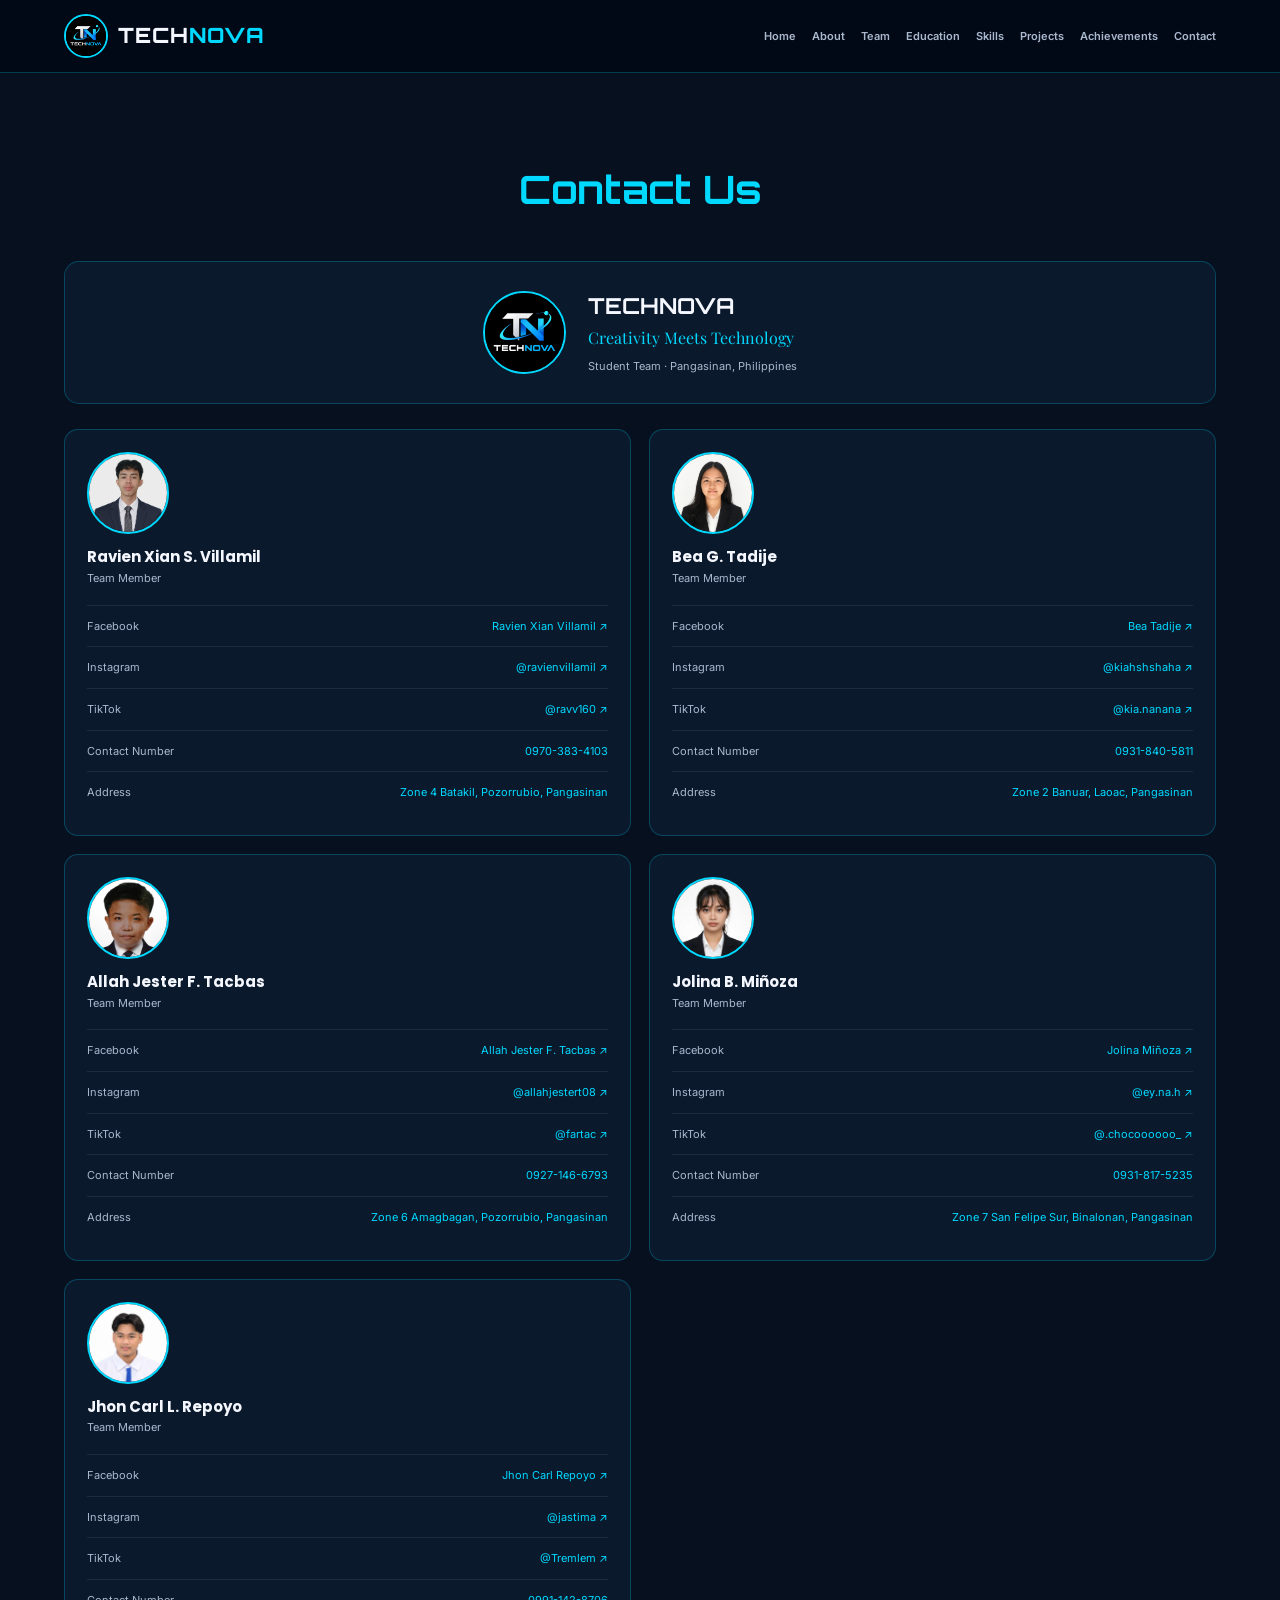
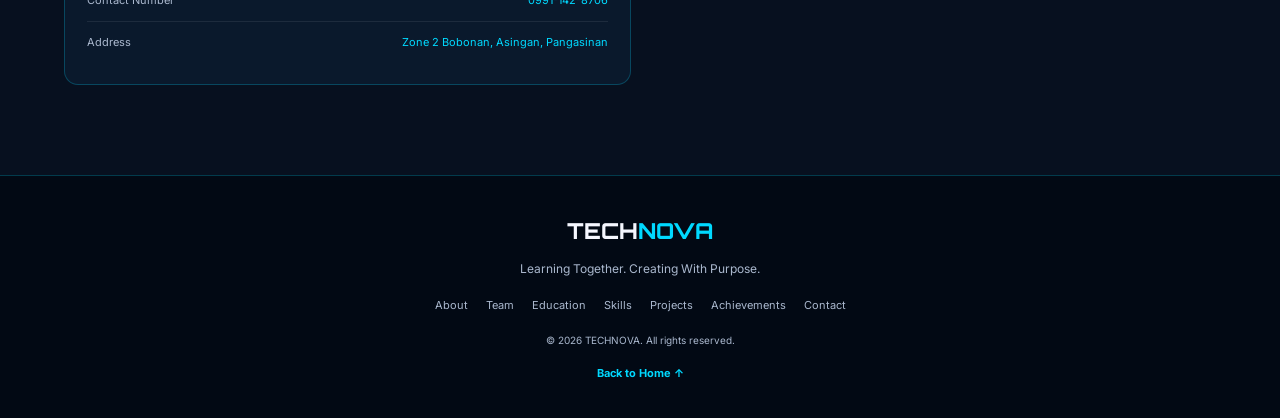
<file: 08_Contact.html>
<!DOCTYPE html>
<html lang="en">
<head>
    <meta charset="UTF-8">
    <meta name="viewport" content="width=device-width, initial-scale=1.0">
    <title>TECHNOVA | Contact</title>
    <link rel="stylesheet" href="style.css">
    <link href="https://fonts.googleapis.com/css2?family=Inter:wght@400;500;600;700&family=Orbitron:wght@500;600;700;800&family=Poppins:wght@400;500;600;700&family=Playfair+Display:wght@600;700&display=swap" rel="stylesheet">
</head>
<body>

    <header class="navbar">
        <a href="index.html" class="brand">
            <img src="assets/technova.jpg" alt="TECHNOVA logo">
            <span>TECH<span class="accent">NOVA</span></span>
        </a>
        <nav>
            <a href="index.html">Home</a>
            <a href="02_About.html">About</a>
            <a href="03_Team.html">Team</a>
            <a href="04_Education.html">Education</a>
            <a href="05_Skills.html">Skills</a>
            <a href="06_Projects.html">Projects</a>
            <a href="07_Achievements.html">Achievements</a>
            <a href="08_Contact.html" class="active" aria-current="page">Contact</a>
        </nav>
    </header>
    <main class="single-page">
        <section class="section" id="contact">
            <div class="section-heading">
                <h2><span class="accent">Contact Us</span></h2>
            </div>

            <div class="contact-intro-card">
                <img src="assets/technova.jpg" alt="TECHNOVA logo">
                <div><h3>TECHNOVA</h3><p>Creativity Meets Technology</p><span>Student Team · Pangasinan, Philippines</span></div>
            </div>

            <div class="contact-grid">

    <article class="contact-card">
        <img src="assets/ravien.jpg" alt="Ravien Xian S. Villamil">
        <div class="contact-person">
            <h3>Ravien Xian S. Villamil</h3>
            <p>Team Member</p>
        </div>
        <a href="https://www.facebook.com/share/1DkSHgR7mn/" target="_blank" rel="noopener noreferrer">Facebook <span>Ravien Xian Villamil ↗</span></a>
        <a href="https://www.instagram.com/ravienvillamil/" target="_blank" rel="noopener noreferrer">Instagram <span>@ravienvillamil ↗</span></a>
        <a href="https://www.tiktok.com/@ravv160" target="_blank" rel="noopener noreferrer">TikTok <span>@ravv160 ↗</span></a>
        <a href="tel:09703834103">Contact Number <span>0970-383-4103</span></a>
        <a href="#">Address <span>Zone 4 Batakil, Pozorrubio, Pangasinan</span></a>
    </article>

    <article class="contact-card">
        <img src="assets/bea.jpg" alt="Bea G. Tadije">
        <div class="contact-person">
            <h3>Bea G. Tadije</h3>
            <p>Team Member</p>
        </div>
        <a href="https://www.facebook.com/share/1ByiALD4dH/" target="_blank" rel="noopener noreferrer">Facebook <span>Bea Tadije ↗</span></a>
        <a href="https://www.instagram.com/kiahshshaha/" target="_blank" rel="noopener noreferrer">Instagram <span>@kiahshshaha ↗</span></a>
        <a href="https://www.tiktok.com/@kia.nanana" target="_blank" rel="noopener noreferrer">TikTok <span>@kia.nanana ↗</span></a>
        <a href="tel:09318405811">Contact Number <span>0931-840-5811</span></a>
        <a href="#">Address <span>Zone 2 Banuar, Laoac, Pangasinan</span></a>
    </article>

    <article class="contact-card">
        <img src="assets/allah.jpg" alt="Allah Jester F. Tacbas">
        <div class="contact-person">
            <h3>Allah Jester F. Tacbas</h3>
            <p>Team Member</p>
        </div>
        <a href="https://www.facebook.com/share/19nGnjKfME/" target="_blank" rel="noopener noreferrer">Facebook <span>Allah Jester F. Tacbas ↗</span></a>
        <a href="https://www.instagram.com/allahjestert08/" target="_blank" rel="noopener noreferrer">Instagram <span>@allahjestert08 ↗</span></a>
        <a href="https://www.tiktok.com/@fartac" target="_blank" rel="noopener noreferrer">TikTok <span>@fartac ↗</span></a>
        <a href="tel:09271466793">Contact Number <span>0927-146-6793</span></a>
        <a href="#">Address <span>Zone 6 Amagbagan, Pozorrubio, Pangasinan</span></a>
    </article>

    <article class="contact-card">
        <img src="assets/jolina.jpg" alt="Jolina B. Miñoza">
        <div class="contact-person">
            <h3>Jolina B. Miñoza</h3>
            <p>Team Member</p>
        </div>
       <a href="https://www.facebook.com/share/18jCyKzTy8/" target="_blank" rel="noopener noreferrer">Facebook <span>Jolina Miñoza ↗</span></a>
        <a href="https://www.instagram.com/ey.na.h/" target="_blank" rel="noopener noreferrer">Instagram <span>@ey.na.h ↗</span></a>
        <a href="https://www.tiktok.com/@.chocoooooo_" target="_blank" rel="noopener noreferrer">TikTok <span>@.chocoooooo_ ↗</span></a>
        <a href="tel:09318175235">Contact Number <span>0931-817-5235</span></a>
        <a href="#">Address <span>Zone 7 San Felipe Sur, Binalonan, Pangasinan</span></a>
    </article>

    <article class="contact-card">
        <img src="assets/jhon.jpg" alt="Jhon Carl L. Repoyo">
        <div class="contact-person">
            <h3>Jhon Carl L. Repoyo</h3>
            <p>Team Member</p>
        </div>
        <a href="https://www.facebook.com/share/1CbCLv22b5/" target="_blank" rel="noopener noreferrer">Facebook <span>Jhon Carl Repoyo ↗</span></a>
        <a href="https://www.instagram.com/jastima/" target="_blank" rel="noopener noreferrer">Instagram <span>@jastima ↗</span></a>
        <a href="https://www.tiktok.com/@Tremlem" target="_blank" rel="noopener noreferrer">TikTok <span>@Tremlem ↗</span></a>
        <a href="tel:09911428706">Contact Number <span>0991-142-8706</span></a>
        <a href="#">Address <span>Zone 2 Bobonan, Asingan, Pangasinan</span></a>
    </article>

</div>
        </section>
    </main>
    <footer class="footer">
        <a href="index.html" class="footer-brand">TECH<span class="accent">NOVA</span></a>
        <p>Learning Together. Creating With Purpose.</p>
        <div class="footer-links"><a href="02_About.html">About</a><a href="03_Team.html">Team</a><a href="04_Education.html">Education</a><a href="05_Skills.html">Skills</a><a href="06_Projects.html">Projects</a><a href="07_Achievements.html">Achievements</a><a href="08_Contact.html">Contact</a></div>
        <p class="copyright">© 2026 TECHNOVA. All rights reserved.</p>
        <a href="index.html" class="back-to-top">Back to Home ↑</a>
    </footer>
</body>
</html>
</file>
<file: style.css>
* {
    margin: 0;
    padding: 0;
    box-sizing: border-box;
}

:root {
    --bg: #07101f;
    --card: rgba(12, 27, 47, 0.91);
    --accent: #00d9ff;
    --purple: #9b7cff;
    --text: #f5f7ff;
    --muted: #aab8ce;
    --border: rgba(0, 217, 255, 0.24);
}

html {
    scroll-behavior: smooth;
    scroll-padding-top: 100px;
}

body {
    min-height: 100vh;
    overflow-x: hidden;
    background: var(--bg);
    color: var(--text);
    font-family: "Inter", sans-serif;
    line-height: 1.7;
}

a {
    color: inherit;
    text-decoration: none;
}

img {
    display: block;
    max-width: 100%;
}

.background-video {
    position: fixed;
    inset: 0;
    z-index: -3;
    width: 100%;
    height: 100%;
    object-fit: cover;
}

.video-overlay {
    position: fixed;
    inset: 0;
    z-index: -2;
    background: linear-gradient(135deg, rgba(3, 9, 21, 0.96), rgba(5, 19, 38, 0.9), rgba(13, 9, 35, 0.95));
}

.accent {
    color: var(--accent);
}

.navbar {
    position: sticky;
    top: 0;
    z-index: 100;
    display: flex;
    align-items: center;
    justify-content: space-between;
    gap: 25px;
    padding: 14px 5%;
    background: rgba(3, 10, 23, 0.95);
    border-bottom: 1px solid var(--border);
    backdrop-filter: blur(16px);
}

.brand {
    display: flex;
    align-items: center;
    gap: 10px;
    flex-shrink: 0;
    font-family: "Orbitron", sans-serif;
    font-size: 21px;
    font-weight: 800;
    letter-spacing: 1px;
}

.brand img {
    width: 44px;
    height: 44px;
    object-fit: cover;
    border: 2px solid var(--accent);
    border-radius: 50%;
}

.navbar nav {
    display: flex;
    justify-content: flex-end;
    flex-wrap: wrap;
    gap: 7px 16px;
}

.navbar nav a {
    color: var(--muted);
    font-size: 11px;
    font-weight: 600;
    transition: color 0.25s ease;
}

.navbar nav a:hover {
    color: var(--accent);
}

.section {
    width: min(1200px, 90%);
    margin: auto;
    padding: 90px 0;
}

.hero {
    display: grid;
    grid-template-columns: 1.05fr 0.95fr;
    align-items: center;
    gap: 55px;
    min-height: 690px;
    padding-top: 65px;
    padding-bottom: 65px;
}

.hero-content {
    animation: rise-in 0.8s ease both;
}

.eyebrow,
.section-kicker {
    display: inline-block;
    margin-bottom: 14px;
    color: var(--accent);
    font-size: 10px;
    font-weight: 800;
    letter-spacing: 3px;
    text-transform: uppercase;
}

.hero-content h1 {
    font-family: "Orbitron", sans-serif;
    font-size: clamp(36px, 4.6vw, 60px);
    font-weight: 800;
    line-height: 1.2;
    letter-spacing: -1.5px;
}

.hero-content h2 {
    margin-top: 14px;
    font-family: "Playfair Display", serif;
    font-size: clamp(22px, 2.5vw, 32px);
    font-weight: 700;
}

.hero-content > p:not(.eyebrow) {
    max-width: 560px;
    margin-top: 17px;
    color: var(--muted);
    font-size: 14px;
}

.hero-buttons {
    display: flex;
    flex-wrap: wrap;
    gap: 13px;
    margin-top: 27px;
}

.button {
    display: inline-flex;
    align-items: center;
    justify-content: center;
    padding: 12px 20px;
    border-radius: 7px;
    font-size: 12px;
    font-weight: 700;
    transition: transform 0.25s ease, background 0.25s ease;
}

.button:hover {
    transform: translateY(-3px);
}

.primary-button {
    background: var(--accent);
    color: #04111d;
}

.secondary-button {
    color: var(--accent);
    border: 1px solid var(--accent);
}

.secondary-button:hover {
    background: rgba(0, 217, 255, 0.1);
}

.hero-statistics {
    display: flex;
    flex-wrap: wrap;
    gap: 28px;
    margin-top: 37px;
}

.hero-statistics div {
    display: flex;
    flex-direction: column;
}

.hero-statistics strong {
    color: var(--accent);
    font-family: "Orbitron", sans-serif;
    font-size: 23px;
}

.hero-statistics span {
    color: var(--muted);
    font-size: 10px;
}

.hero-people {
    position: relative;
    display: flex;
    min-height: 480px;
    align-items: center;
    justify-content: center;
    overflow: hidden;
    border: 1px solid var(--border);
    border-radius: 28px;
    background: radial-gradient(circle at center, rgba(0, 217, 255, 0.12), rgba(8, 18, 40, 0.4) 60%, rgba(8, 12, 28, 0.65));
}

.portrait-orbit {
    position: absolute;
    top: 50%;
    left: 50%;
    border: 1px solid rgba(0, 217, 255, 0.13);
    border-radius: 50%;
    transform: translate(-50%, -50%);
    pointer-events: none;
}

.orbit-one {
    width: 370px;
    height: 370px;
}

.orbit-two {
    width: 450px;
    height: 450px;
    border-color: rgba(155, 124, 255, 0.12);
}

.portrait-slider {
    position: relative;
    z-index: 2;
    width: 100%;
    text-align: center;
}

.portrait-slide {
    display: flex;
    flex-direction: column;
    align-items: center;
    justify-content: center;
    width: 100%;
    padding: 25px 15px;
    opacity: 0;
    animation: portrait-show 10s infinite;
}

.portrait-slide:nth-child(1) {
    animation-delay: 0s;
}

.portrait-slide:nth-child(2) {
    animation-delay: 2s;
}

.portrait-slide:nth-child(3) {
    animation-delay: 4s;
}

.portrait-slide:nth-child(4) {
    animation-delay: 6s;
}

.portrait-slide:nth-child(5) {
    animation-delay: 8s;
}

.portrait-ring {
    width: 235px;
    height: 235px;
    padding: 7px;
    margin-bottom: 19px;
    border: 2px solid var(--accent);
    border-radius: 50%;
    background: linear-gradient(145deg, rgba(0, 217, 255, 0.3), rgba(155, 124, 255, 0.3));
    box-shadow: 0 0 35px rgba(0, 217, 255, 0.17);
}

.portrait-ring img {
    width: 100%;
    height: 100%;
    object-fit: cover;
    object-position: center;
    border-radius: 50%;
}

.portrait-number {
    color: var(--accent);
    font-size: 10px;
    font-weight: 800;
    letter-spacing: 3px;
}

.portrait-slide h3 {
    margin-top: 8px;
    font-family: "Poppins", sans-serif;
    font-size: 19px;
    line-height: 1.5;
}

.portrait-slide p {
    margin-top: 5px;
    color: var(--muted);
    font-size: 11px;
}

.hero-caption {
    position: absolute;
    right: 10px;
    bottom: 15px;
    left: 10px;
    color: var(--muted);
    font-size: 9px;
    font-weight: 700;
    letter-spacing: 2px;
    text-align: center;
}

@keyframes portrait-show {
    0% {
        opacity: 0;
        transform: translateY(10px) scale(0.97);
        position: absolute;
        inset: 0;
        pointer-events: none;
    }
    4% {
        opacity: 1;
        transform: translateY(0) scale(1);
        position: relative;
        pointer-events: auto;
    }
    18% {
        opacity: 1;
        transform: translateY(0) scale(1);
        position: relative;
    }
    20% {
        opacity: 0;
        transform: translateY(-8px) scale(0.97);
        position: absolute;
        inset: 0;
        pointer-events: none;
    }
    100% {
        opacity: 0;
        position: absolute;
        inset: 0;
        pointer-events: none;
    }
}

.section-heading {
    max-width: 740px;
    margin: 0 auto 45px;
    text-align: center;
}

.section-heading h2 {
    font-family: "Orbitron", sans-serif;
    font-size: clamp(27px, 4vw, 39px);
    line-height: 1.35;
}

.section-heading > p:last-child {
    margin-top: 11px;
    color: var(--muted);
    font-size: 13px;
}

.about-layout {
    display: grid;
    grid-template-columns: 0.7fr 1.3fr;
    align-items: center;
    gap: 40px;
    padding: 36px;
    border: 1px solid var(--border);
    border-radius: 18px;
    background: var(--card);
}

.about-emblem {
    display: flex;
    flex-direction: column;
    align-items: center;
    gap: 16px;
}

.about-emblem img {
    width: min(230px, 100%);
    aspect-ratio: 1;
    object-fit: cover;
    border: 2px solid var(--accent);
    border-radius: 50%;
    box-shadow: 0 0 35px rgba(0, 217, 255, 0.14);
}

.about-emblem span {
    color: var(--accent);
    font-family: "Orbitron", sans-serif;
    font-size: 10px;
    letter-spacing: 3px;
}

.about-copy h3 {
    margin-bottom: 14px;
    font-family: "Playfair Display", serif;
    font-size: 27px;
}

.about-copy p {
    margin-bottom: 13px;
    color: var(--muted);
    font-size: 13px;
}

.about-values {
    display: flex;
    flex-wrap: wrap;
    gap: 9px;
    margin-top: 20px;
}

.about-values span,
.team-tags span {
    padding: 6px 10px;
    border: 1px solid var(--border);
    border-radius: 5px;
    color: var(--accent);
    font-size: 10px;
}

.team-grid {
    display: grid;
    grid-template-columns: repeat(5, minmax(0, 1fr));
    gap: 17px;
}

.team-card {
    padding: 20px 14px;
    overflow: hidden;
    border: 1px solid var(--border);
    border-radius: 14px;
    background: var(--card);
    text-align: center;
    transition: transform 0.3s ease, border-color 0.3s ease;
}

.team-card:hover {
    transform: translateY(-7px);
    border-color: var(--accent);
}

.team-photo {
    width: 125px;
    height: 125px;
    margin: 0 auto 17px;
    padding: 4px;
    border: 2px solid var(--accent);
    border-radius: 50%;
    background: rgba(0, 217, 255, 0.08);
}

.team-photo img {
    width: 100%;
    height: 100%;
    object-fit: cover;
    border-radius: 50%;
}

.member-label {
    color: var(--accent);
    font-size: 9px;
    font-weight: 800;
    letter-spacing: 2px;
}

.team-card h3 {
    margin-top: 9px;
    font-family: "Poppins", sans-serif;
    font-size: 13px;
    line-height: 1.55;
}

.team-card > p {
    margin-top: 7px;
    color: var(--muted);
    font-size: 11px;
}

.team-tags {
    display: flex;
    flex-wrap: wrap;
    justify-content: center;
    gap: 5px;
    margin-top: 14px;
}

.team-tags span {
    padding: 4px 7px;
    font-size: 8px;
}

.education-grid {
    display: grid;
    grid-template-columns: repeat(2, minmax(0, 1fr));
    align-items: start;
    gap: 23px;
}

.education-card {
    padding: 23px;
    border: 1px solid var(--border);
    border-radius: 16px;
    background: var(--card);
}

.education-person {
    display: flex;
    align-items: center;
    gap: 14px;
    padding-bottom: 19px;
    margin-bottom: 6px;
    border-bottom: 1px solid var(--border);
}

.education-person-photo {
    width: 67px;
    height: 67px;
    flex-shrink: 0;
    object-fit: cover;
    border: 2px solid var(--accent);
    border-radius: 50%;
}

.education-person h3 {
    margin-top: 4px;
    font-family: "Poppins", sans-serif;
    font-size: 14px;
    line-height: 1.5;
}

.school-row {
    display: grid;
    grid-template-columns: 86px minmax(0, 1fr);
    align-items: center;
    gap: 15px;
    min-height: 115px;
    padding: 15px 0;
    border-bottom: 1px solid rgba(255, 255, 255, 0.08);
}

.school-row:last-child {
    border-bottom: 0;
}

.school-logo,
.school-placeholder {
    display: grid;
    place-items: center;
    width: 86px;
    height: 86px;
    border: 1px solid var(--border);
    border-radius: 50%;
    background: rgba(0, 217, 255, 0.06);
}

.school-logo {
    object-fit: cover;
}

.school-placeholder {
    color: var(--accent);
    font-family: "Orbitron", sans-serif;
    font-size: 22px;
    font-weight: 800;
}

.education-level {
    display: block;
    margin-bottom: 4px;
    color: var(--accent);
    font-size: 9px;
    font-weight: 800;
    letter-spacing: 2px;
}

.school-row h4 {
    font-family: "Poppins", sans-serif;
    font-size: 12px;
    line-height: 1.5;
}

.school-row p {
    margin-top: 4px;
    color: var(--muted);
    font-size: 11px;
}

.skills-grid {
    display: grid;
    grid-template-columns: repeat(3, minmax(0, 1fr));
    gap: 25px;
    align-items: stretch;
}

.skill-card {
    position: relative;
    padding: 28px 23px;
    overflow: hidden;
    border: 1px solid rgba(0, 217, 255, 0.25);
    border-radius: 18px;
    background: linear-gradient(
        145deg,
        rgba(12, 27, 47, 0.97),
        rgba(10, 18, 38, 0.96)
    );
    box-shadow: 0 8px 25px rgba(0, 0, 0, 0.2);
    transition: transform 0.3s ease, border-color 0.3s ease,
                box-shadow 0.3s ease;
}

.skill-card:hover {
    transform: translateY(-8px);
    border-color: var(--accent);
    box-shadow: 0 0 25px rgba(0, 217, 255, 0.15);
}

.skill-card img {
    width: 115px;
    height: 115px;
    margin: 0 auto 18px;
    object-fit: cover;
    object-position: center;
    border: 3px solid var(--accent);
    border-radius: 50%;
    padding: 4px;
    background: rgba(0, 217, 255, 0.08);
    box-shadow: 0 0 20px rgba(0, 217, 255, 0.2);
    transition: transform 0.3s ease, box-shadow 0.3s ease;
}

.skill-card:hover img {
    transform: scale(1.05);
    box-shadow: 0 0 28px rgba(0, 217, 255, 0.35);
}

.skill-number {
    display: block;
    margin-bottom: 5px;
    color: var(--accent);
    font-family: "Orbitron", sans-serif;
    font-size: 12px;
    font-weight: 800;
    letter-spacing: 3px;
    text-align: center;
}

.skill-card h3 {
    margin: 8px 0 18px;
    color: var(--text);
    font-family: "Poppins", sans-serif;
    font-size: 17px;
    line-height: 1.5;
    text-align: center;
}

.skill-card p {
    min-height: 0;
    margin-top: 10px;
    padding: 10px 12px;
    border-left: 3px solid var(--accent);
    border-radius: 0 6px 6px 0;
    background: rgba(0, 217, 255, 0.045);
    color: var(--muted);
    font-size: 12px;
    line-height: 1.7;
    transition: background 0.3s ease;
}

.skill-card p:hover {
    background: rgba(0, 217, 255, 0.1);
}

.skill-card p strong {
    color: var(--accent);
    font-weight: 700;
}

.skill-line {
    height: 5px;
    margin-top: 18px;
    overflow: hidden;
    border-radius: 10px;
    background: rgba(255, 255, 255, 0.1);
}

.skill-line span {
    display: block;
    height: 100%;
    border-radius: inherit;
    background: linear-gradient(90deg, var(--accent), var(--purple));
}

.projects-grid {
    display: grid;
    grid-template-columns: repeat(2, minmax(0, 1fr));
    gap: 22px;
}

.project-card {
    padding: 24px;
    border: 1px solid var(--border);
    border-radius: 15px;
    background: var(--card);
    transition: transform 0.3s ease, border-color 0.3s ease;
}

.project-card:hover {
    transform: translateY(-5px);
    border-color: var(--accent);
}

.project-art {
    display: grid;
    place-items: center;
    height: 210px;
    margin-bottom: 18px;
    overflow: hidden;
    border: 1px solid var(--border);
    border-radius: 10px;
    background: linear-gradient(135deg, #0a2d45, #151b3b);
}

.project-art img {
    display: block;
    width: 100%;
    height: 100%;
    object-fit: cover;
    object-position: center;
    transition: transform 0.4s ease;
}

.project-card:hover .project-art img {
    transform: scale(1.04);
}

.art-one {
    color: var(--accent);
    background: linear-gradient(135deg, #0a2d45, #151b3b);
}

.art-two {
    color: #ad99ff;
    background: linear-gradient(135deg, #251b48, #10233e);
}

.art-three {
    color: #6ff1c8;
    background: linear-gradient(135deg, #103b3b, #10203e);
}

.art-four {
    color: #ffbd78;
    background: linear-gradient(135deg, #40233e, #10203e);
}

.project-tag {
    color: var(--accent);
    font-size: 9px;
    font-weight: 800;
    letter-spacing: 2px;
}

.project-card h3 {
    margin: 9px 0;
    font-family: "Playfair Display", serif;
    font-size: 22px;
}

.project-card p {
    color: var(--muted);
    font-size: 12px;
}

.achievement-grid {
    display: grid;
    grid-template-columns: repeat(2, minmax(0, 1fr));
    gap: 18px;
}

.achievement-card {
    display: flex;
    align-items: flex-start;
    gap: 16px;
    padding: 21px;
    border: 1px solid var(--border);
    border-radius: 13px;
    background: var(--card);
    transition: border-color 0.25s ease, transform 0.25s ease;
}

.achievement-card:hover {
    transform: translateY(-4px);
    border-color: var(--accent);
}

.achievement-card > img {
    width: 72px;
    height: 72px;
    flex-shrink: 0;
    object-fit: cover;
    border: 2px solid var(--accent);
    border-radius: 50%;
}

.achievement-card h3 {
    margin: 5px 0 7px;
    font-family: "Poppins", sans-serif;
    font-size: 13px;
    line-height: 1.5;
}

.achievement-card p {
    color: var(--muted);
    font-size: 11px;
}

.achievement-note {
    margin-top: 20px;
    color: var(--muted);
    font-size: 11px;
    text-align: center;
}

.contact-intro-card {
    display: flex;
    align-items: center;
    justify-content: center;
    gap: 22px;
    padding: 25px;
    margin-bottom: 25px;
    border: 1px solid var(--border);
    border-radius: 15px;
    background: var(--card);
}

.contact-intro-card > img {
    width: 83px;
    height: 83px;
    object-fit: cover;
    border: 2px solid var(--accent);
    border-radius: 50%;
}

.contact-intro-card h3 {
    font-family: "Orbitron", sans-serif;
    font-size: 22px;
}

.contact-intro-card p {
    color: var(--accent);
    font-family: "Playfair Display", serif;
    font-size: 16px;
}

.contact-intro-card div > span {
    color: var(--muted);
    font-size: 11px;
}

.contact-grid {
    display: grid;
    grid-template-columns: repeat(2, minmax(0, 1fr));
    gap: 18px;
}

.contact-card {
    padding: 22px;
    border: 1px solid var(--border);
    border-radius: 14px;
    background: var(--card);
    transition: border-color 0.25s ease;
}

.contact-card:hover {
    border-color: var(--accent);
}

.contact-card > img {
    width: 82px;
    height: 82px;
    margin-bottom: 12px;
    object-fit: cover;
    border: 2px solid var(--accent);
    border-radius: 50%;
}

.contact-person {
    margin-bottom: 17px;
}

.contact-person h3 {
    font-family: "Poppins", sans-serif;
    font-size: 15px;
    line-height: 1.5;
}

.contact-person p {
    color: var(--muted);
    font-size: 11px;
}

.contact-card > a {
    display: flex;
    align-items: flex-start;
    justify-content: space-between;
    gap: 10px;
    padding: 11px 0;
    border-top: 1px solid rgba(255, 255, 255, 0.08);
    color: var(--muted);
    font-size: 11px;
    transition: color 0.25s ease;
}

.contact-card > a:hover {
    color: var(--accent);
}

.contact-card > a span {
    color: var(--accent);
    text-align: right;
    overflow-wrap: anywhere;
}

.footer {
    display: flex;
    flex-direction: column;
    align-items: center;
    gap: 9px;
    padding: 36px 5%;
    border-top: 1px solid var(--border);
    background: rgba(3, 9, 20, 0.96);
    text-align: center;
}

.footer-brand {
    font-family: "Orbitron", sans-serif;
    font-size: 22px;
    font-weight: 800;
}

.footer > p {
    color: var(--muted);
    font-size: 12px;
}

.footer-links {
    display: flex;
    flex-wrap: wrap;
    justify-content: center;
    gap: 18px;
    margin: 8px 0;
}

.footer-links a {
    color: var(--muted);
    font-size: 11px;
}

.footer-links a:hover,
.back-to-top:hover {
    color: var(--accent);
}

.footer .copyright {
    font-size: 10px;
}

.back-to-top {
    margin-top: 6px;
    color: var(--accent);
    font-size: 11px;
    font-weight: 700;
}

@keyframes rise-in {
    from {
        opacity: 0;
        transform: translateY(18px);
    }
    to {
        opacity: 1;
        transform: translateY(0);
    }
}

@media (prefers-reduced-motion: reduce) {
    html {
        scroll-behavior: auto;
    }

    .portrait-slide {
        animation: none;
    }

    .portrait-slide:first-child {
        position: relative;
        opacity: 1;
    }

    .portrait-slide:not(:first-child) {
        display: none;
    }

    * {
        transition-duration: 0.01ms !important;
    }
}

@media (max-width: 1050px) {
    .navbar {
        flex-direction: column;
        gap: 12px;
    }

    .navbar nav {
        justify-content: center;
    }

    .hero {
        gap: 30px;
    }

    .team-grid {
        grid-template-columns: repeat(3, minmax(0, 1fr));
    }

    .skills-grid {
        grid-template-columns: repeat(2, minmax(0, 1fr));
    }

    .hero-people {
        min-height: 440px;
    }

    .portrait-ring {
        width: 205px;
        height: 205px;
    }
}

@media (max-width: 760px) {
    html {
        scroll-padding-top: 145px;
    }

    .navbar {
        padding: 12px 4%;
    }

    .navbar nav {
        gap: 7px 12px;
    }

    .navbar nav a {
        font-size: 10px;
    }

    .section {
        width: 91%;
        padding: 68px 0;
    }

    .hero {
        grid-template-columns: 1fr;
        min-height: auto;
        gap: 35px;
        padding-top: 50px;
    }

    .hero-content {
        text-align: center;
    }

    .hero-content > p:not(.eyebrow) {
        margin-right: auto;
        margin-left: auto;
    }

    .hero-buttons,
    .hero-statistics {
        justify-content: center;
    }

    .hero-people {
        width: min(100%, 430px);
        min-height: 430px;
        margin: auto;
    }

    .portrait-ring {
        width: 205px;
        height: 205px;
    }

    .about-layout {
        grid-template-columns: 1fr;
        padding: 25px;
    }

    .about-emblem img {
        width: 160px;
    }

    .about-copy {
        text-align: center;
    }

    .about-values {
        justify-content: center;
    }

    .education-grid,
    .projects-grid,
    .achievement-grid,
    .contact-grid {
        grid-template-columns: 1fr;
    }

    .skills-grid {
        grid-template-columns: repeat(2, minmax(0, 1fr));
    }

    .team-grid {
        grid-template-columns: repeat(2, minmax(0, 1fr));
    }

    .team-card {
        padding: 18px 10px;
    }

    .team-photo {
        width: 110px;
        height: 110px;
    }

    .skill-card p {
        min-height: 0;
    }
}

@media (max-width: 450px) {
    .brand {
        font-size: 18px;
    }

    .hero-content h1 {
        font-size: 33px;
    }

    .hero-statistics {
        gap: 18px;
    }

    .hero-people {
        min-height: 390px;
    }

    .portrait-ring {
        width: 175px;
        height: 175px;
    }

    .portrait-slide h3 {
        max-width: 260px;
        font-size: 16px;
    }

    .portrait-orbit.orbit-one {
        width: 290px;
        height: 290px;
    }

    .portrait-orbit.orbit-two {
        width: 350px;
        height: 350px;
    }

    .team-grid,
    .skills-grid {
        grid-template-columns: 1fr;
    }

    .team-photo {
        width: 135px;
        height: 135px;
    }

    .education-card {
        padding: 16px;
    }

    .school-row {
        grid-template-columns: 68px minmax(0, 1fr);
        gap: 12px;
    }

    .school-logo,
    .school-placeholder {
        width: 68px;
        height: 68px;
    }

    .contact-intro-card {
        justify-content: flex-start;
        padding: 18px;
        gap: 15px;
    }

    .contact-intro-card > img {
        width: 65px;
        height: 65px;
    }

    .contact-intro-card h3 {
        font-size: 18px;
    }

    .contact-intro-card p {
        font-size: 13px;
    }

    .achievement-card {
        padding: 16px;
        gap: 12px;
    }

    .achievement-card > img {
        width: 58px;
        height: 58px;
    }

    .button {
        width: 100%;
    }
}


/* Individual achievement page */
.achievement-member {
    margin: 0 0 38px;
    padding: 25px;
    border: 1px solid var(--border);
    border-radius: 18px;
    background: rgba(8, 20, 38, 0.55);
}

.achievement-member-heading {
    display: flex;
    align-items: center;
    gap: 17px;
    margin-bottom: 22px;
    padding-bottom: 18px;
    border-bottom: 1px solid var(--border);
}

.achievement-member-heading > img {
    width: 78px;
    height: 78px;
    flex: 0 0 78px;
    object-fit: cover;
    object-position: center;
    border: 2px solid var(--accent);
    border-radius: 50%;
    box-shadow: 0 0 18px rgba(0, 217, 255, 0.14);
}

.achievement-member-heading h3 {
    font-family: "Poppins", sans-serif;
    font-size: 17px;
    line-height: 1.45;
}

.achievement-member-heading p {
    margin-top: 4px;
    color: var(--muted);
    font-size: 11px;
}

.achievement-card {
    min-width: 0;
}

.achievement-card .achievement-icon {
    display: grid;
    place-items: center;
    width: 42px;
    height: 42px;
    flex: 0 0 42px;
    border: 1px solid var(--border);
    border-radius: 11px;
    background: rgba(0, 217, 255, 0.08);
    color: var(--accent);
    font-size: 21px;
}

.achievement-card .achievement-details {
    min-width: 0;
}

.achievement-card .achievement-year {
    display: inline-block;
    margin: 2px 0 8px;
    color: var(--accent);
    font-size: 9px;
    font-weight: 700;
    letter-spacing: 1px;
    text-transform: uppercase;
}

.achievement-note {
    padding: 14px 18px;
    border-left: 3px solid var(--accent);
    border-radius: 0 8px 8px 0;
    background: rgba(0, 217, 255, 0.06);
    color: var(--muted);
    font-size: 11px;
    text-align: left;
}

@media (max-width: 760px) {
    .achievement-member {
        padding: 18px;
    }

    .achievement-member-heading > img {
        width: 65px;
        height: 65px;
        flex-basis: 65px;
    }
}

@media (max-width: 450px) {
    .achievement-member-heading h3 {
        font-size: 14px;
    }

    .achievement-card .achievement-icon {
        width: 35px;
        height: 35px;
        flex-basis: 35px;
        font-size: 17px;
    }
}
</file>
